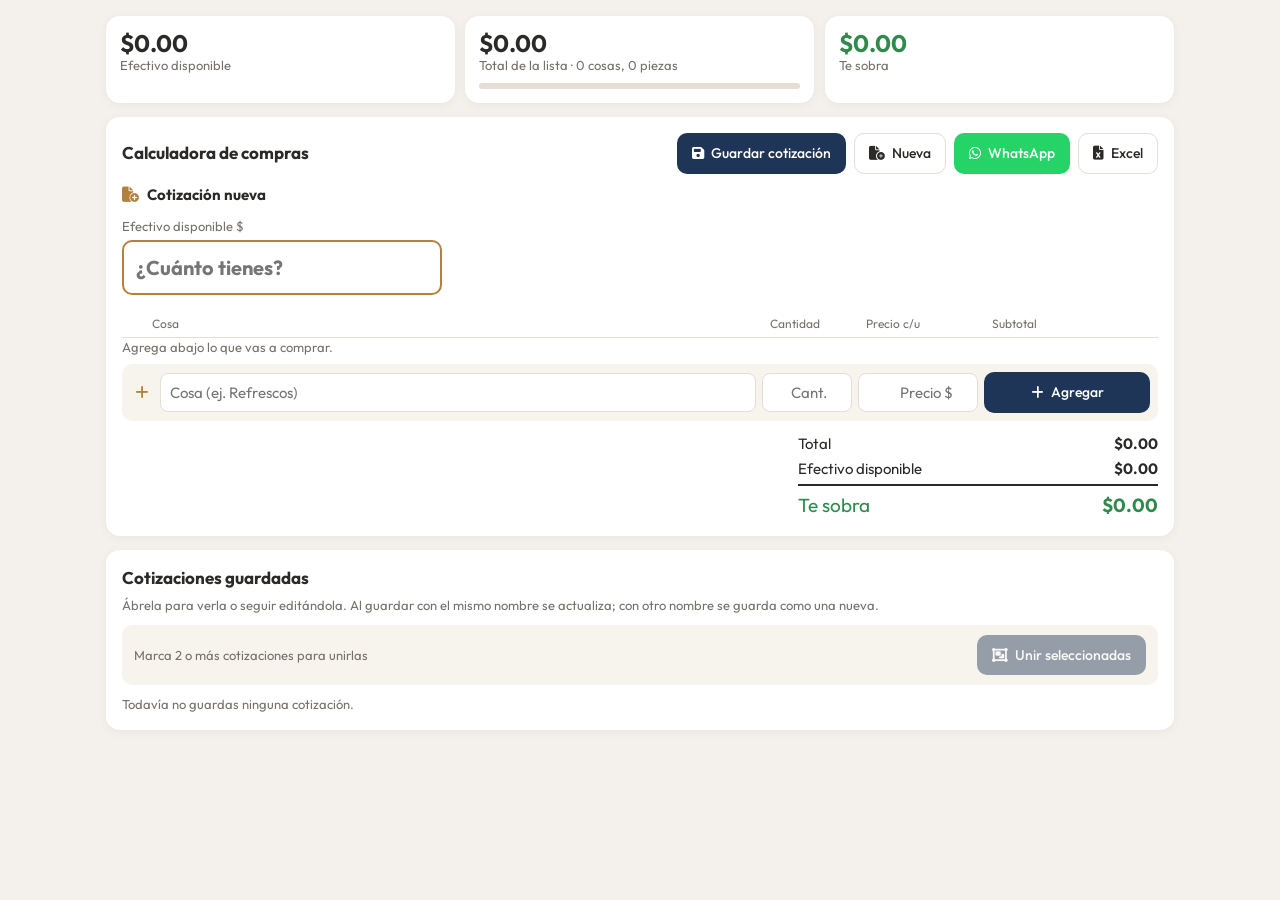
<file: herramientas/prueba-calc.html>
<!DOCTYPE html>
<html lang="es">
<head>
  <meta charset="utf-8">
  <meta name="viewport" content="width=device-width, initial-scale=1">
  <title>Prueba · Calculadora</title>
  <link href="https://fonts.googleapis.com/css2?family=MonteCarlo&family=Outfit:wght@400;500;600;700&display=swap" rel="stylesheet">
  <link rel="stylesheet" href="https://cdnjs.cloudflare.com/ajax/libs/font-awesome/6.5.2/css/all.min.css">
  <link rel="stylesheet" href="../css/panel.css?v=23">
  <script type="importmap">
    { "imports": { "https://www.gstatic.com/firebasejs/10.12.2/firebase-database.js": "./mock-db.js" } }
  </script>
</head>
<body>
  <main id="contenedor"><p>Cargando…</p></main>
  <div class="toast" id="toast" hidden></div>
  <script src="../js/config.js"></script>
  <script type="module">
    // Copia el marcado de la sección Gastos del panel real y la inicia con datos de prueba
    const html = await fetch('../panel.html').then((r) => r.text());
    const doc = new DOMParser().parseFromString(html, 'text/html');
    const seccion = doc.querySelector('[data-solo="calc"]');
    seccion.hidden = false;
    document.getElementById('contenedor').replaceChildren(seccion);
    document.body.append(doc.getElementById('dlg-recibo'));
    
    const esc = (s) => String(s ?? '').replace(/[&<>"']/g, (c) => ({ '&': '&amp;', '<': '&lt;', '>': '&gt;', '"': '&quot;', "'": '&#39;' }[c]));
    const toast = (m) => { const t = document.getElementById('toast'); t.textContent = m; t.hidden = false; setTimeout(() => { t.hidden = true; }, 2000); };
    const { iniciarCalculadora } = await import('../js/calculadora.js');
    iniciarCalculadora({ db: {}, esc, toast });
  </script>
</body>
</html>
</file>
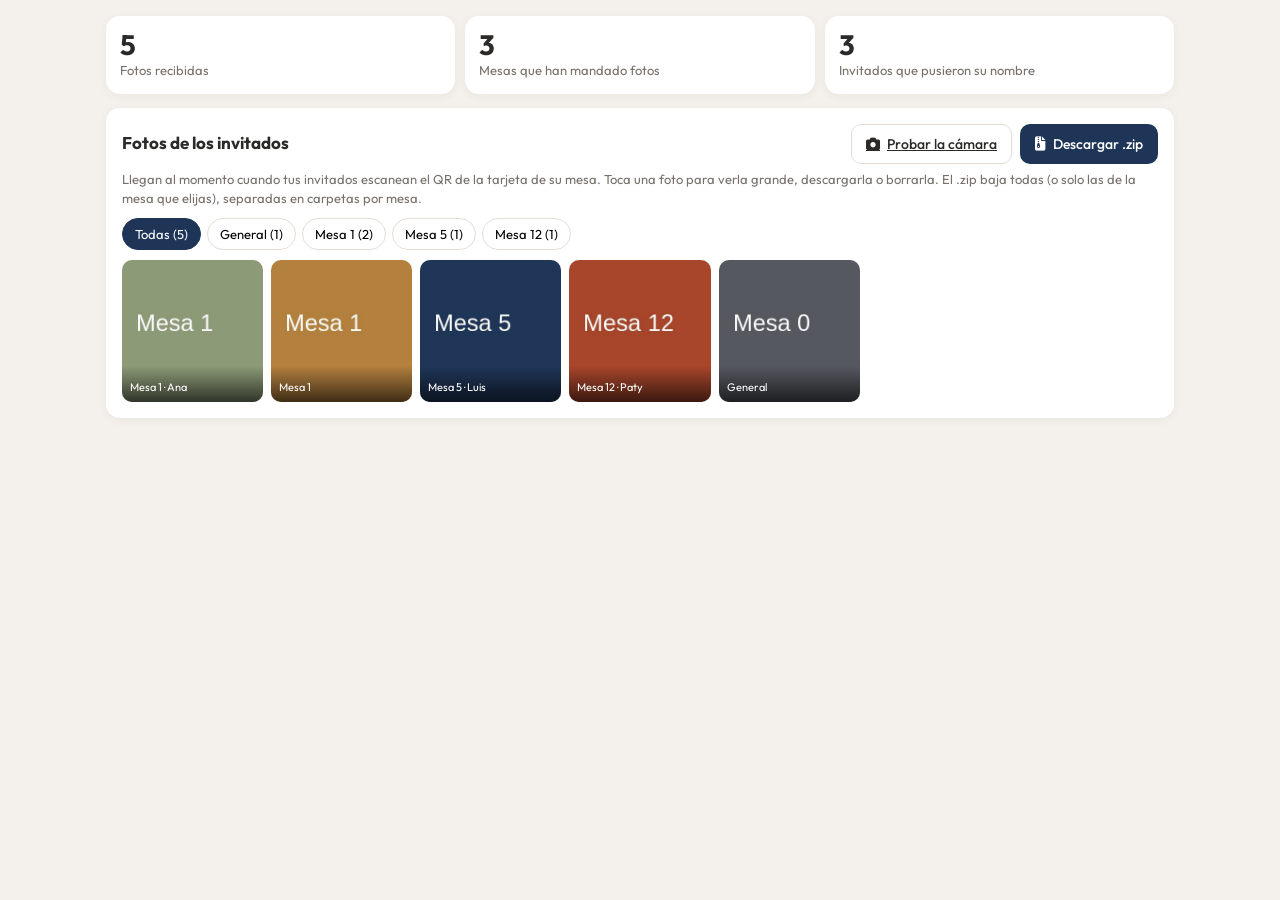
<file: herramientas/prueba-fotos.html>
<!DOCTYPE html>
<html lang="es">
<head>
  <meta charset="utf-8">
  <meta name="viewport" content="width=device-width, initial-scale=1">
  <title>Prueba · Fotos</title>
  <link href="https://fonts.googleapis.com/css2?family=MonteCarlo&family=Outfit:wght@400;500;600;700&display=swap" rel="stylesheet">
  <link rel="stylesheet" href="https://cdnjs.cloudflare.com/ajax/libs/font-awesome/6.5.2/css/all.min.css">
  <link rel="stylesheet" href="../css/panel.css?v=23">
  <script type="importmap">
    { "imports": { "https://www.gstatic.com/firebasejs/10.12.2/firebase-database.js": "./mock-db.js" } }
  </script>
</head>
<body>
  <main id="contenedor"><p>Cargando…</p></main>
  <div class="toast" id="toast" hidden></div>
  <script type="module">
    // Copia el marcado de la sección Gastos del panel real y la inicia con datos de prueba
    const html = await fetch('../panel.html').then((r) => r.text());
    const doc = new DOMParser().parseFromString(html, 'text/html');
    const seccion = doc.querySelector('[data-solo="fotos"]');
    seccion.hidden = false;
    document.getElementById('contenedor').replaceChildren(seccion);
    document.body.append(doc.getElementById('dlg-foto'));
    const esc = (s) => String(s ?? '').replace(/[&<>"']/g, (c) => ({ '&': '&amp;', '<': '&lt;', '>': '&gt;', '"': '&quot;', "'": '&#39;' }[c]));
    const toast = (m) => { const t = document.getElementById('toast'); t.textContent = m; t.hidden = false; setTimeout(() => { t.hidden = true; }, 2000); };
    // fotos de prueba dibujadas al momento
    const { ref } = await import('https://www.gstatic.com/firebasejs/10.12.2/firebase-database.js');
    const dibujar = (txt, color, w, h) => { const c = document.createElement('canvas'); c.width = w; c.height = h; const x = c.getContext('2d'); x.fillStyle = color; x.fillRect(0, 0, w, h); x.fillStyle = '#fff'; x.font = `${w / 6}px sans-serif`; x.fillText(txt, w / 10, h / 2); return c.toDataURL('image/jpeg', .7); };
    window.__datos.fotos = {}; window.__datos.fotosImg = {};
    [[1, 'Ana', '#8c9a78'], [1, '', '#b3813d'], [5, 'Luis', '#1f3557'], [12, 'Paty', '#a6452a'], [0, '', '#55585e']].forEach(([mesa, nombre, color], i) => {
      const id = `f${i}`;
      window.__datos.fotos[id] = { mesa, thumb: dibujar(`Mesa ${mesa}`, color, 300, 300), fecha: Date.now() - i * 60000, w: 1200, h: 900, ...(nombre ? { nombre } : {}) };
      window.__datos.fotosImg[id] = dibujar(`Grande ${mesa}`, color, 1200, 900);
    });
    const { iniciarFotos } = await import('../js/fotos.js');
    iniciarFotos({ db: {}, esc, toast });
  </script>
</body>
</html>
</file>
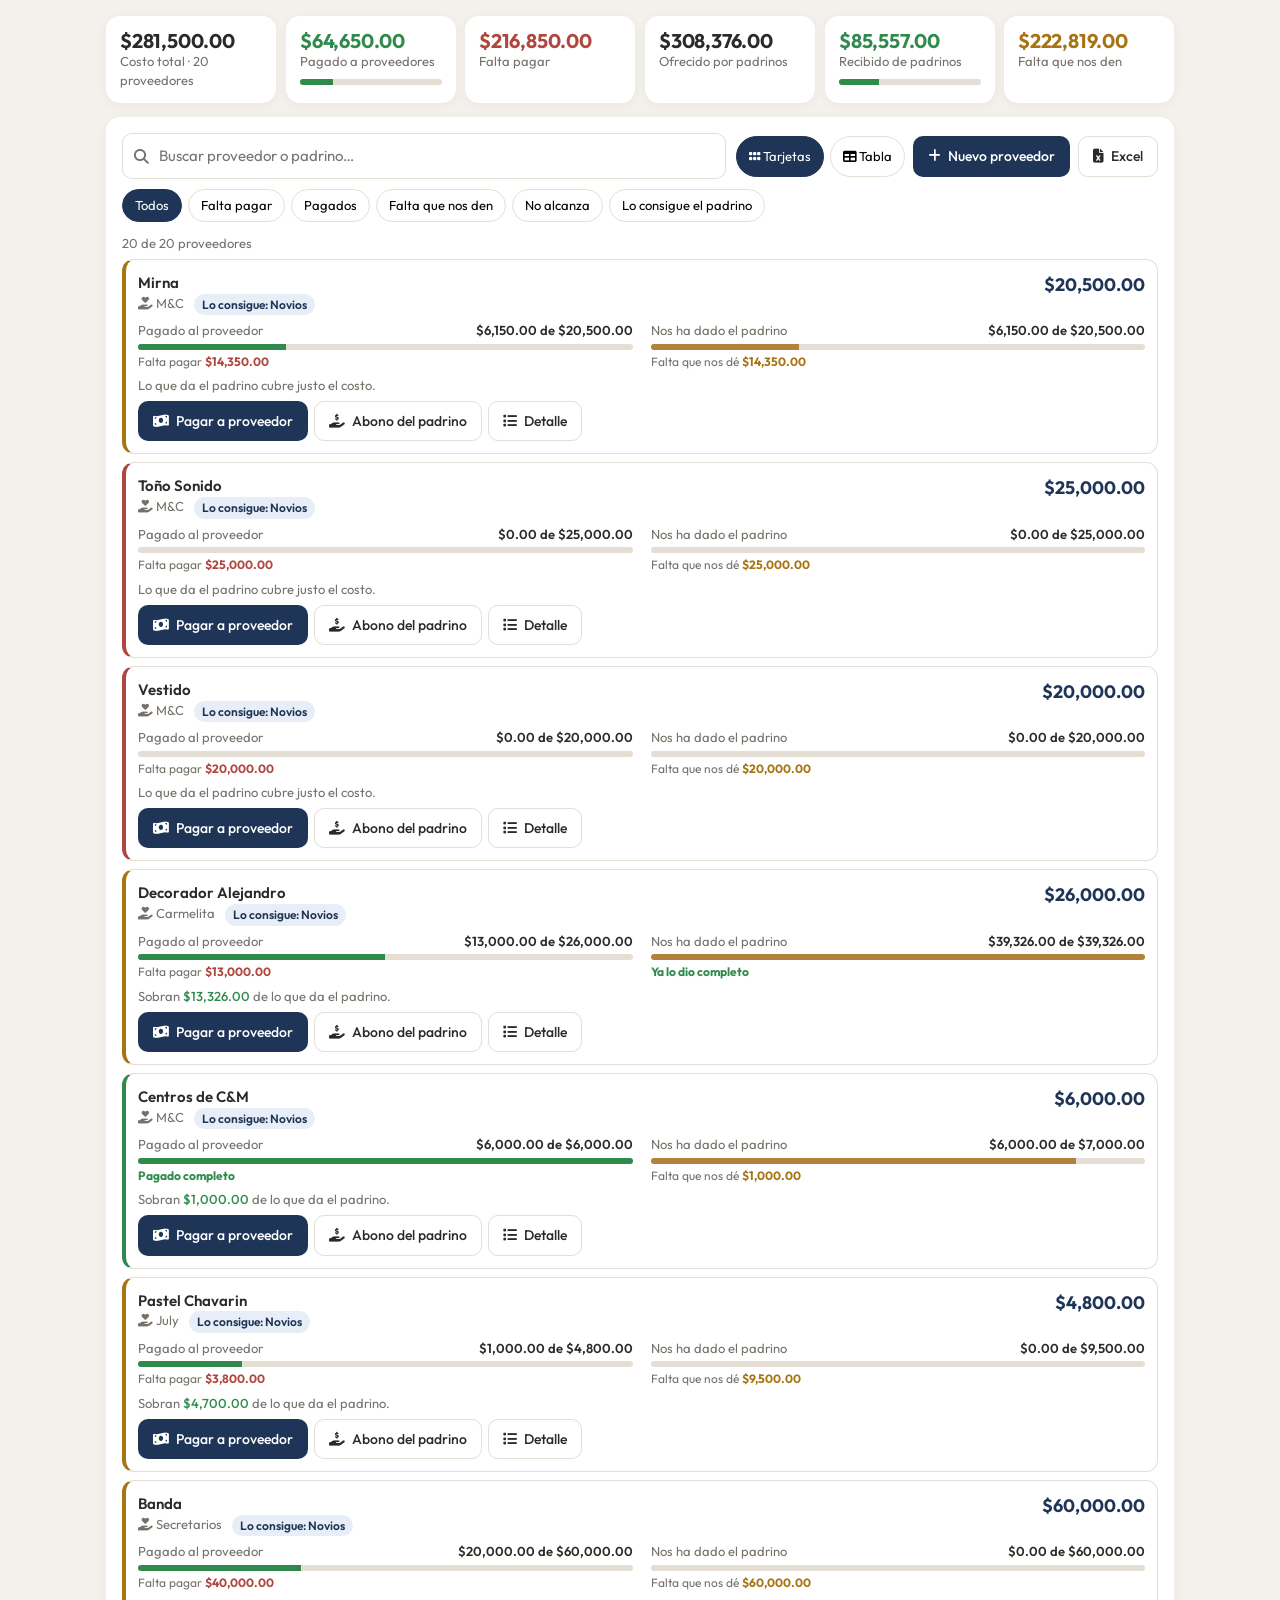
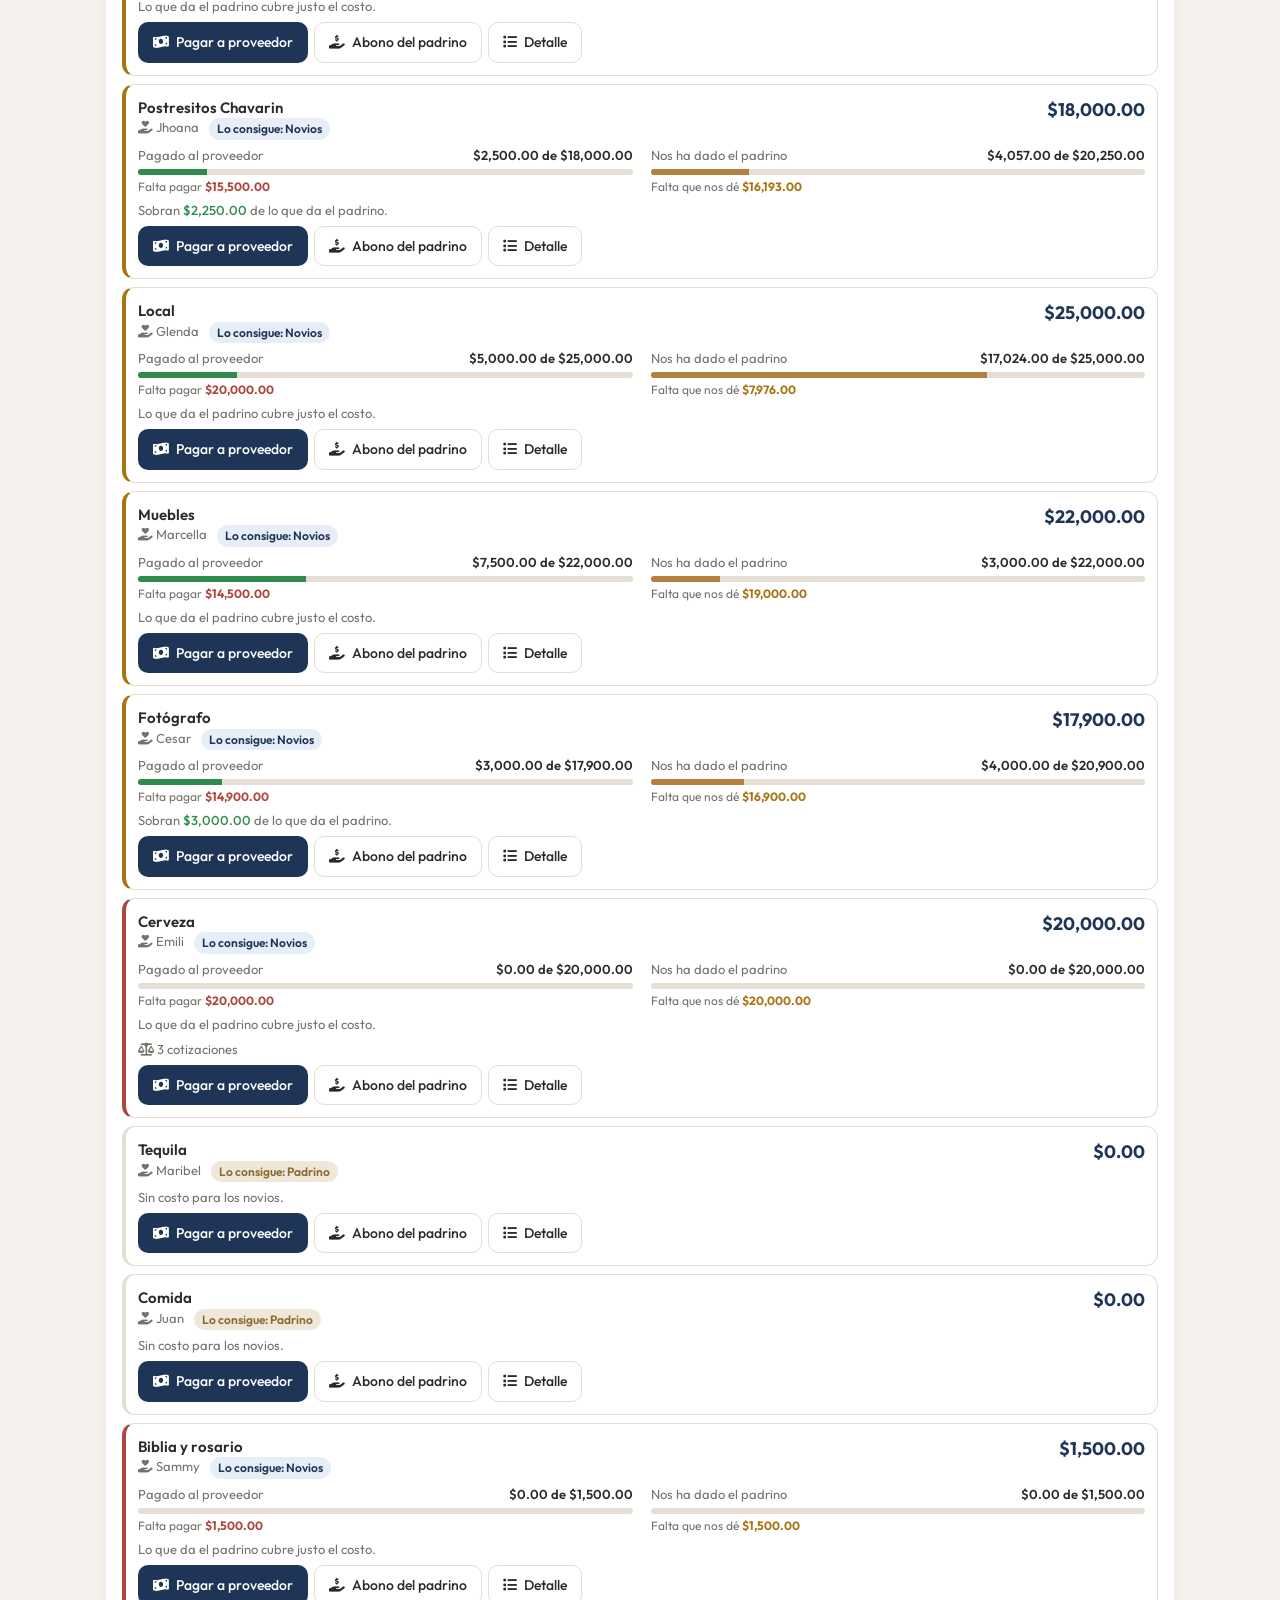
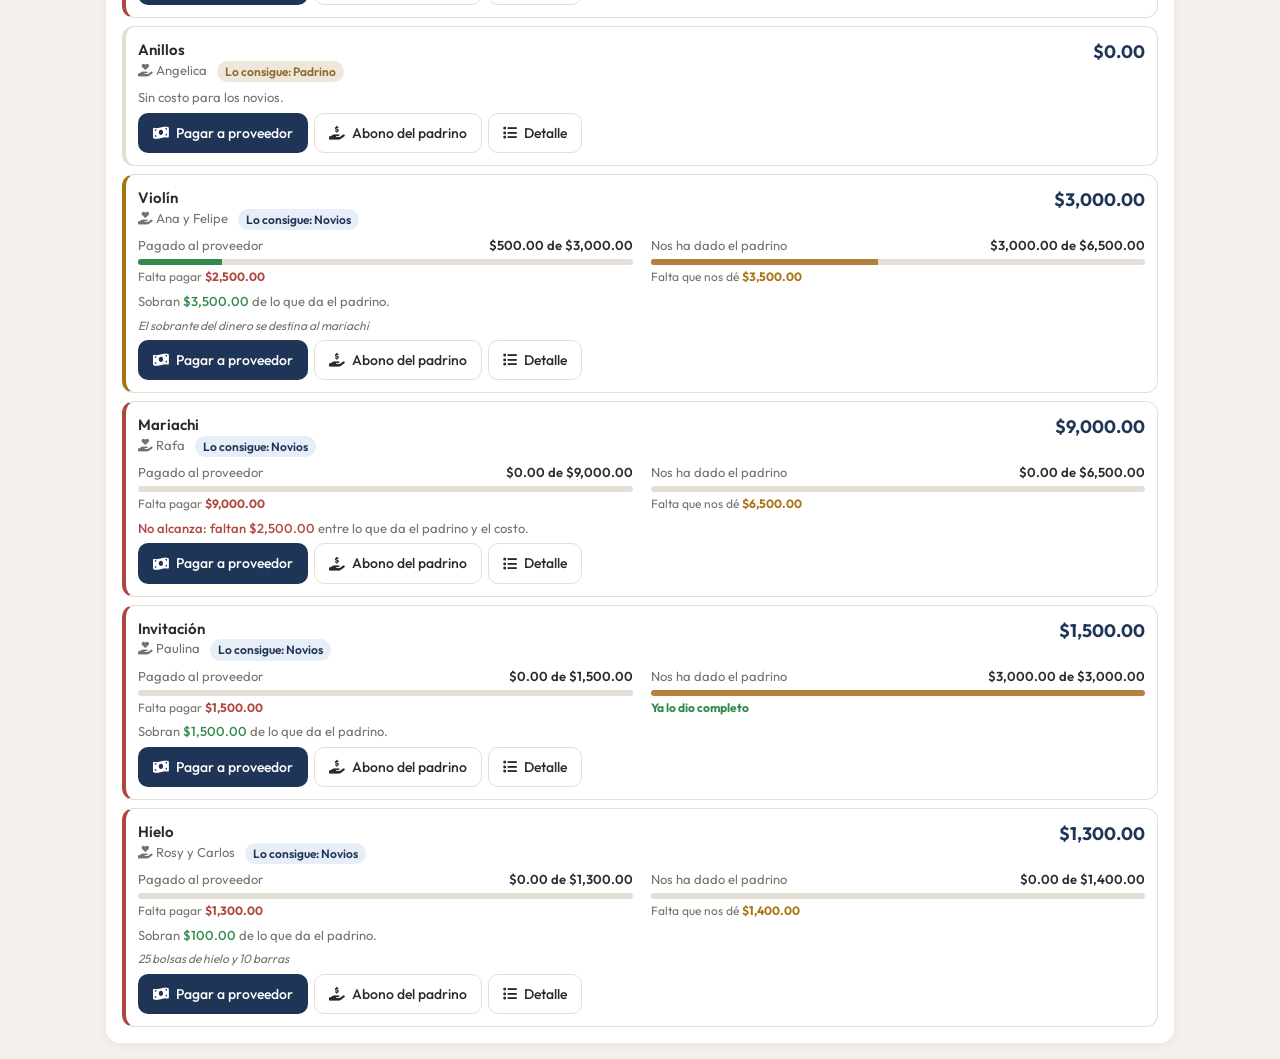
<file: herramientas/prueba-gastos.html>
<!DOCTYPE html>
<html lang="es">
<head>
  <meta charset="utf-8">
  <meta name="viewport" content="width=device-width, initial-scale=1">
  <title>Prueba · Gastos</title>
  <link href="https://fonts.googleapis.com/css2?family=MonteCarlo&family=Outfit:wght@400;500;600;700&display=swap" rel="stylesheet">
  <link rel="stylesheet" href="https://cdnjs.cloudflare.com/ajax/libs/font-awesome/6.5.2/css/all.min.css">
  <link rel="stylesheet" href="../css/panel.css?v=23">
  <script type="importmap">
    { "imports": { "https://www.gstatic.com/firebasejs/10.12.2/firebase-database.js": "./mock-db.js" } }
  </script>
</head>
<body>
  <main id="contenedor"><p>Cargando…</p></main>
  <div class="toast" id="toast" hidden></div>
  <script type="module">
    // Copia el marcado de la sección Gastos del panel real y la inicia con datos de prueba
    const html = await fetch('../panel.html').then((r) => r.text());
    const doc = new DOMParser().parseFromString(html, 'text/html');
    const seccion = doc.querySelector('[data-solo="gastos"]');
    seccion.hidden = false;
    document.getElementById('contenedor').replaceChildren(seccion);
    document.body.append(doc.getElementById('dlg-gasto'), doc.getElementById('dlg-abono'));
    const esc = (s) => String(s ?? '').replace(/[&<>"']/g, (c) => ({ '&': '&amp;', '<': '&lt;', '>': '&gt;', '"': '&quot;', "'": '&#39;' }[c]));
    const toast = (m) => { const t = document.getElementById('toast'); t.textContent = m; t.hidden = false; setTimeout(() => { t.hidden = true; }, 2000); };
    const { iniciarGastos } = await import('../js/gastos.js');
    iniciarGastos({ db: {}, esc, toast });
  </script>
</body>
</html>
</file>
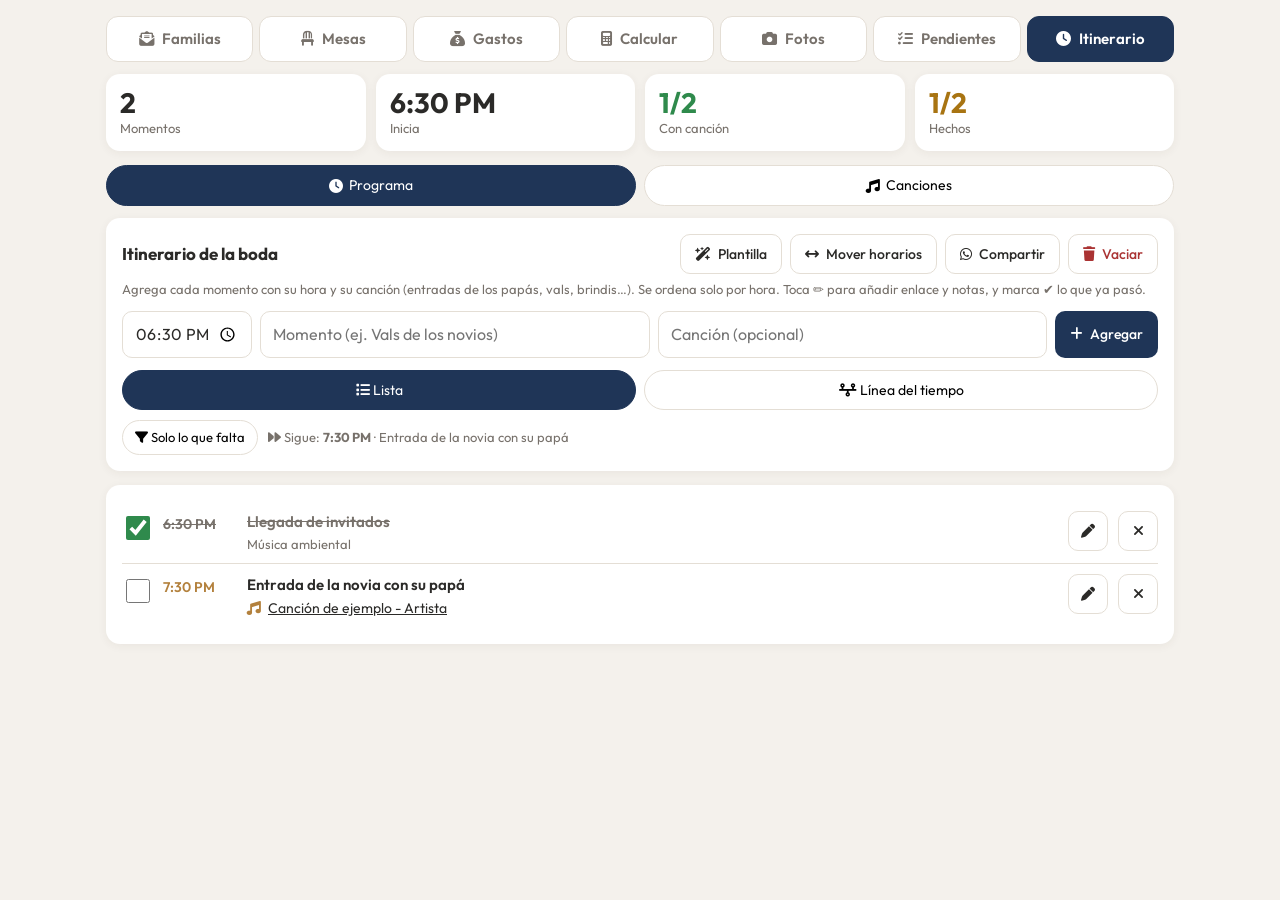
<file: herramientas/prueba-itinerario.html>
<!DOCTYPE html>
<html lang="es">
<head>
  <meta charset="utf-8">
  <meta name="viewport" content="width=device-width, initial-scale=1">
  <title>Prueba · Itinerario</title>
  <link href="https://fonts.googleapis.com/css2?family=MonteCarlo&family=Outfit:wght@400;500;600;700&display=swap" rel="stylesheet">
  <link rel="stylesheet" href="https://cdnjs.cloudflare.com/ajax/libs/font-awesome/6.5.2/css/all.min.css">
  <link rel="stylesheet" href="../css/panel.css">
  <script type="importmap">
    { "imports": { "https://www.gstatic.com/firebasejs/10.12.2/firebase-database.js": "./mock-db.js" } }
  </script>
</head>
<body>
  <main id="contenedor"><p>Cargando…</p></main>
  <div class="toast" id="toast" hidden></div>
  <script type="module">
    // Copia las pestañas y la sección Itinerario del panel real y la inicia con datos de prueba
    const html = await fetch('../panel.html').then((r) => r.text());
    const doc = new DOMParser().parseFromString(html, 'text/html');
    const seccion = doc.querySelector('[data-solo="itin"]');
    seccion.hidden = false;
    document.getElementById('contenedor').replaceChildren(doc.getElementById('pestanas'), seccion);
    document.querySelector('[data-modo="itin"]').classList.add('activo');
    document.querySelector('[data-modo="pases"]').classList.remove('activo');
    const esc = (s) => String(s ?? '').replace(/[&<>"']/g, (c) => ({ '&': '&amp;', '<': '&lt;', '>': '&gt;', '"': '&quot;', "'": '&#39;' }[c]));
    const toast = (m) => { const t = document.getElementById('toast'); t.textContent = m; t.hidden = false; setTimeout(() => { t.hidden = true; }, 2000); };
    await import('https://www.gstatic.com/firebasejs/10.12.2/firebase-database.js'); // carga la base falsa (mock-db.js)
    const ahora = Date.now();
    window.__datos.itinerario = {
      a: { hora: '19:30', momento: 'Entrada de la novia con su papá', cancion: 'Canción de ejemplo - Artista', enlace: 'https://youtube.com', hecho: false, creado: 1 },
      b: { hora: '18:30', momento: 'Llegada de invitados', hecho: true, creado: 2, notas: 'Música ambiental' },
    };
    const { iniciarItinerario } = await import('../js/itinerario.js');
    iniciarItinerario({ db: {}, esc, toast });
  </script>
</body>
</html>
</file>
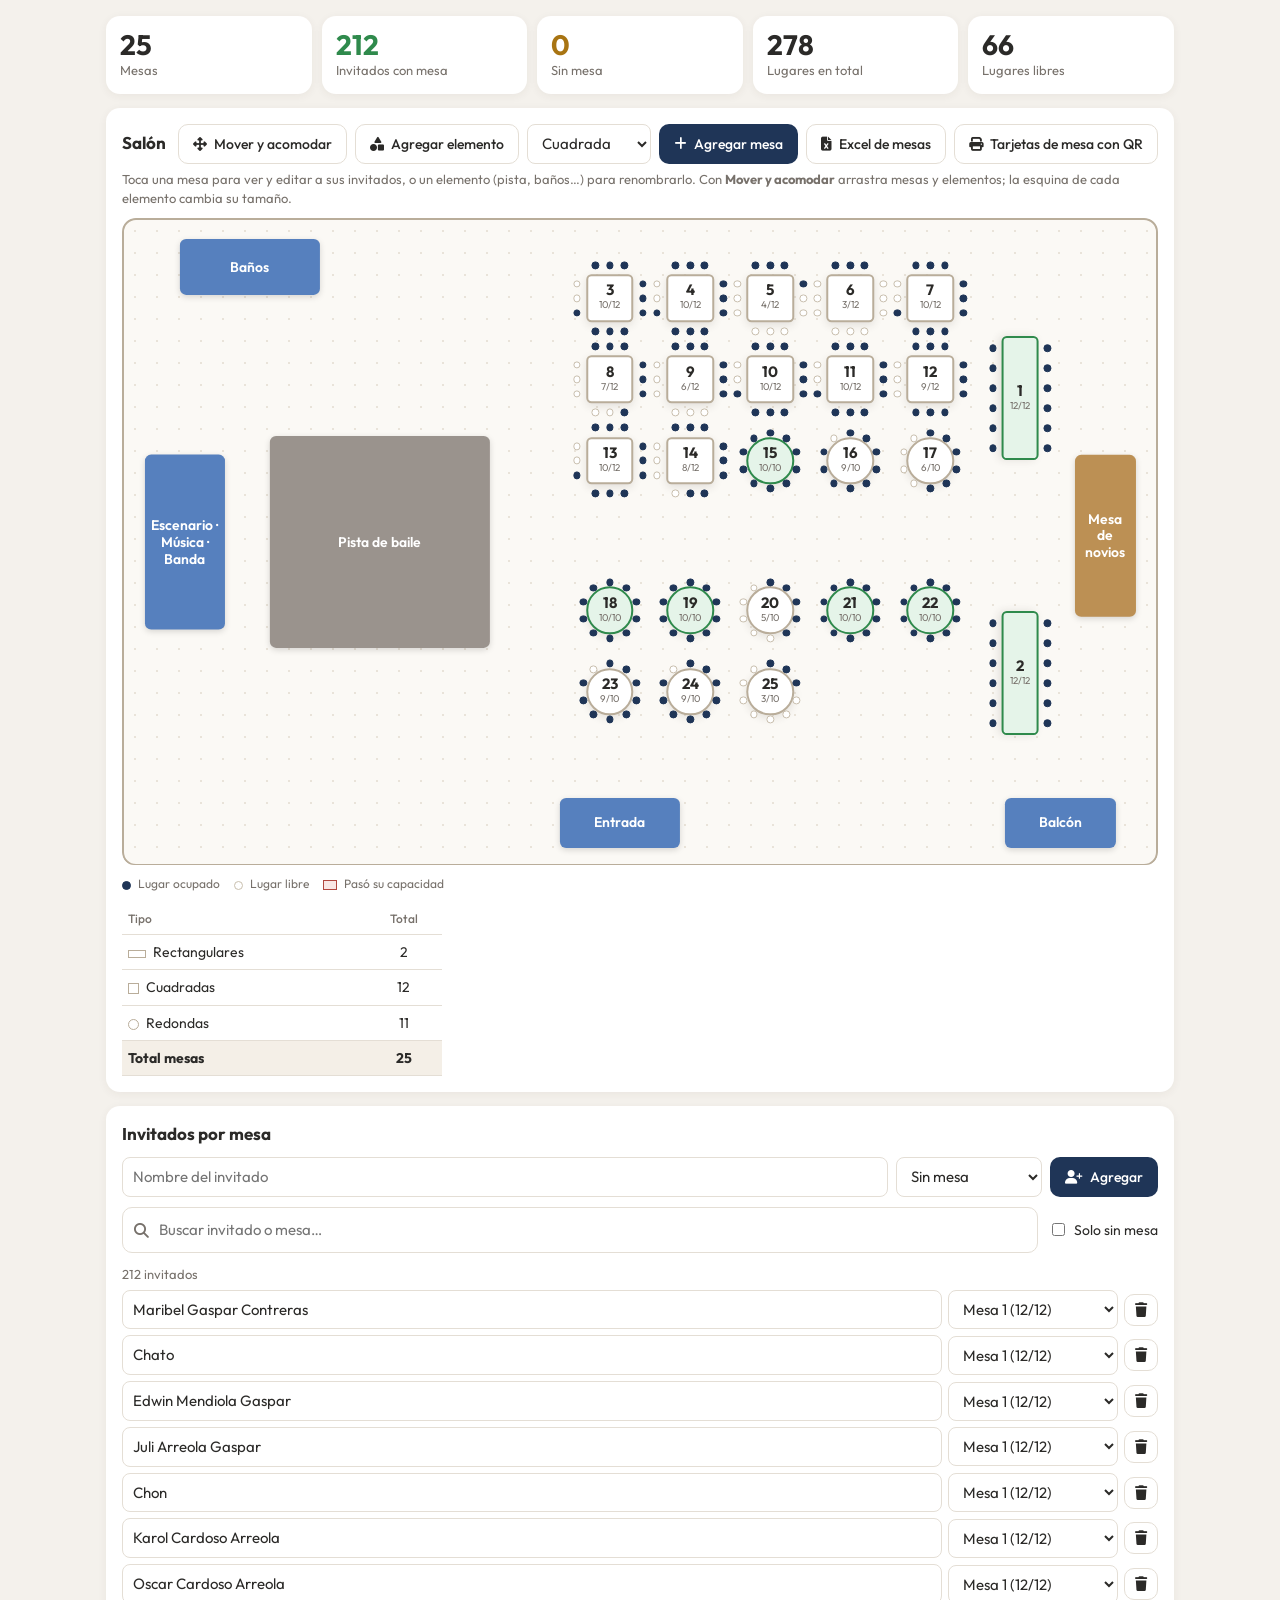
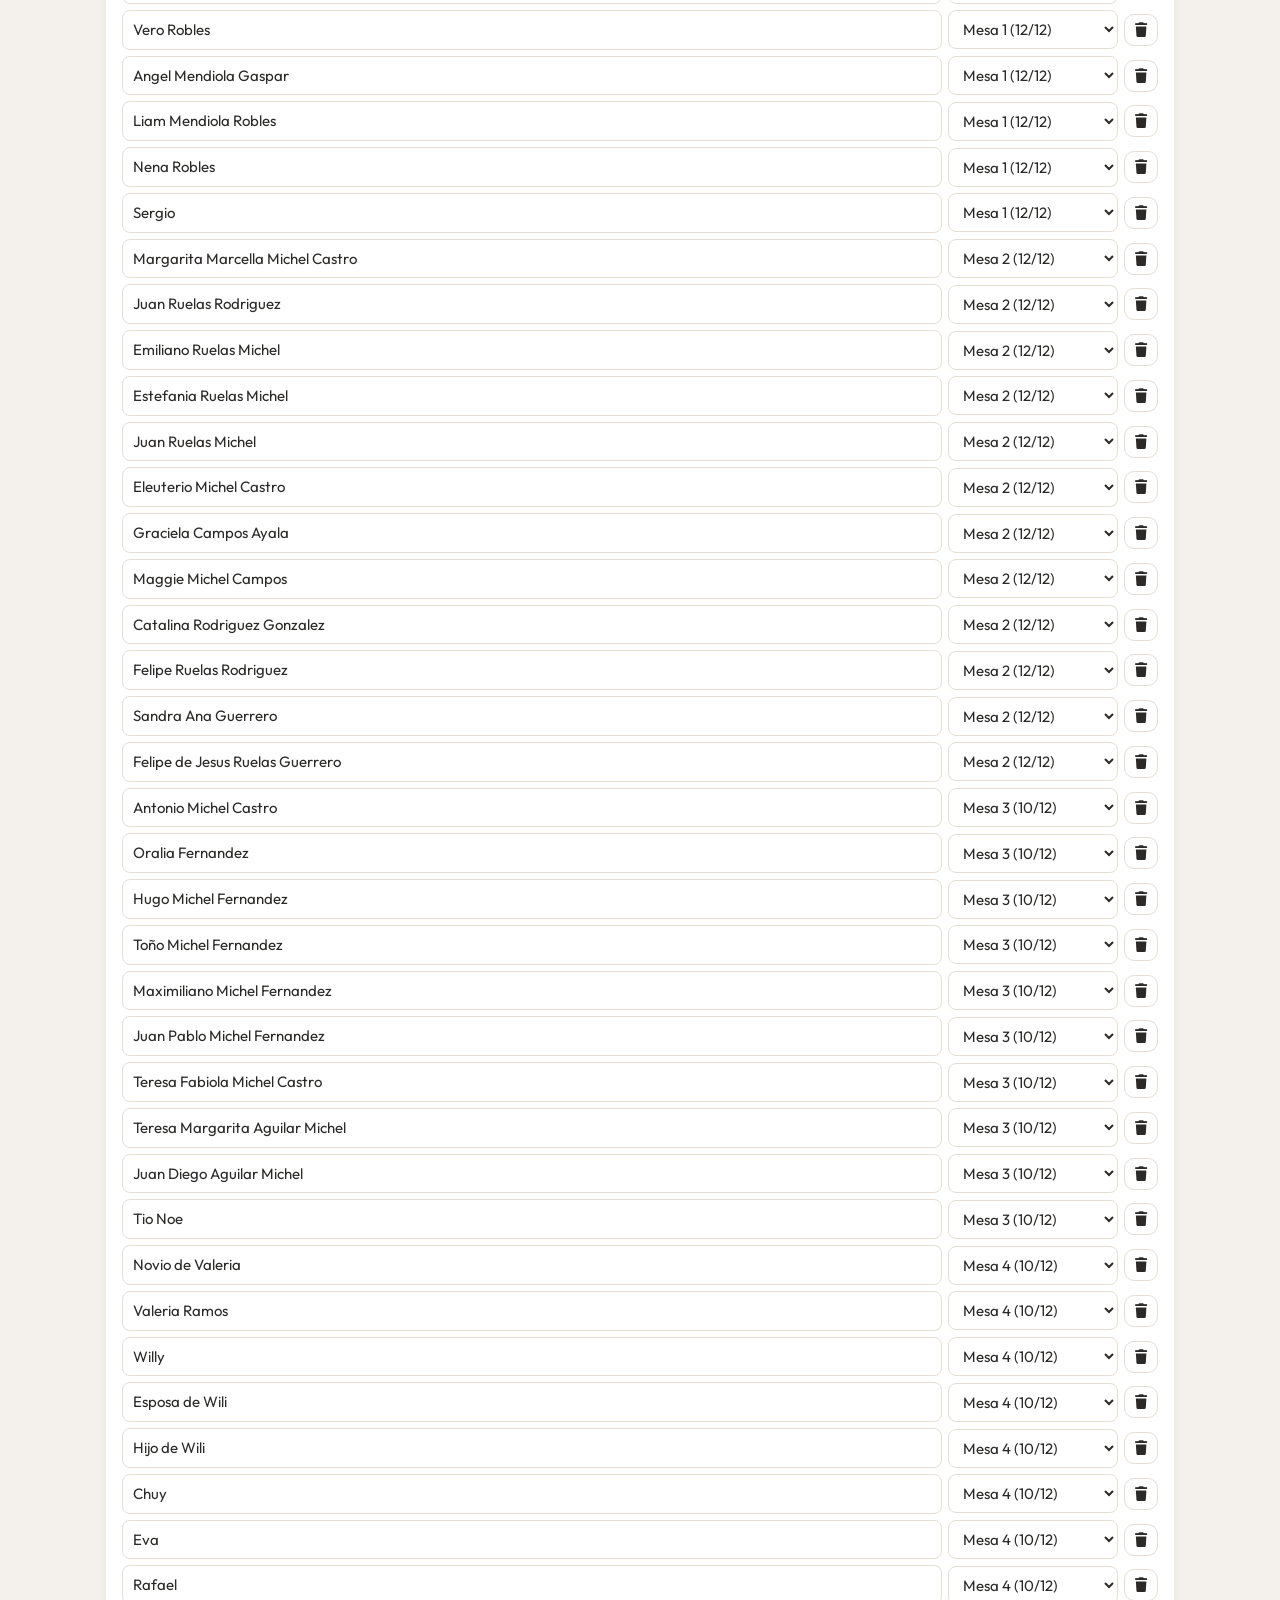
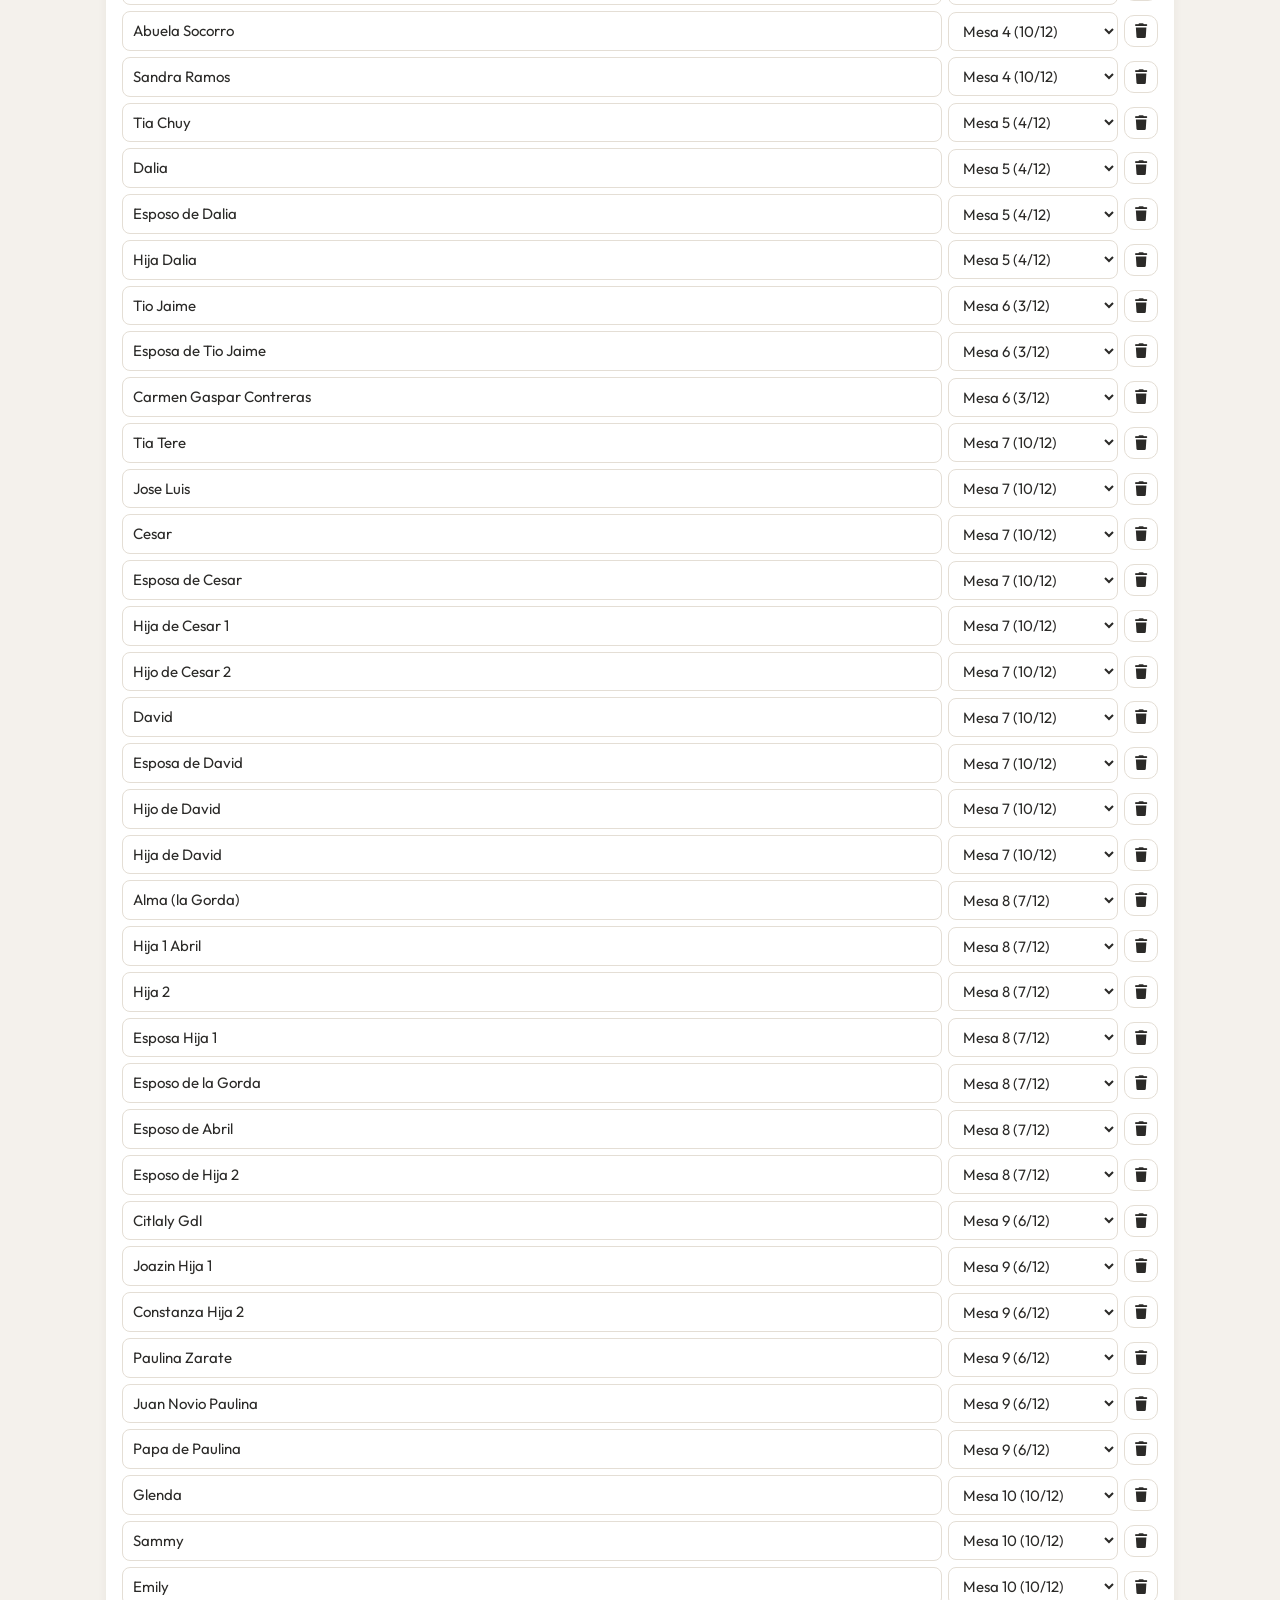
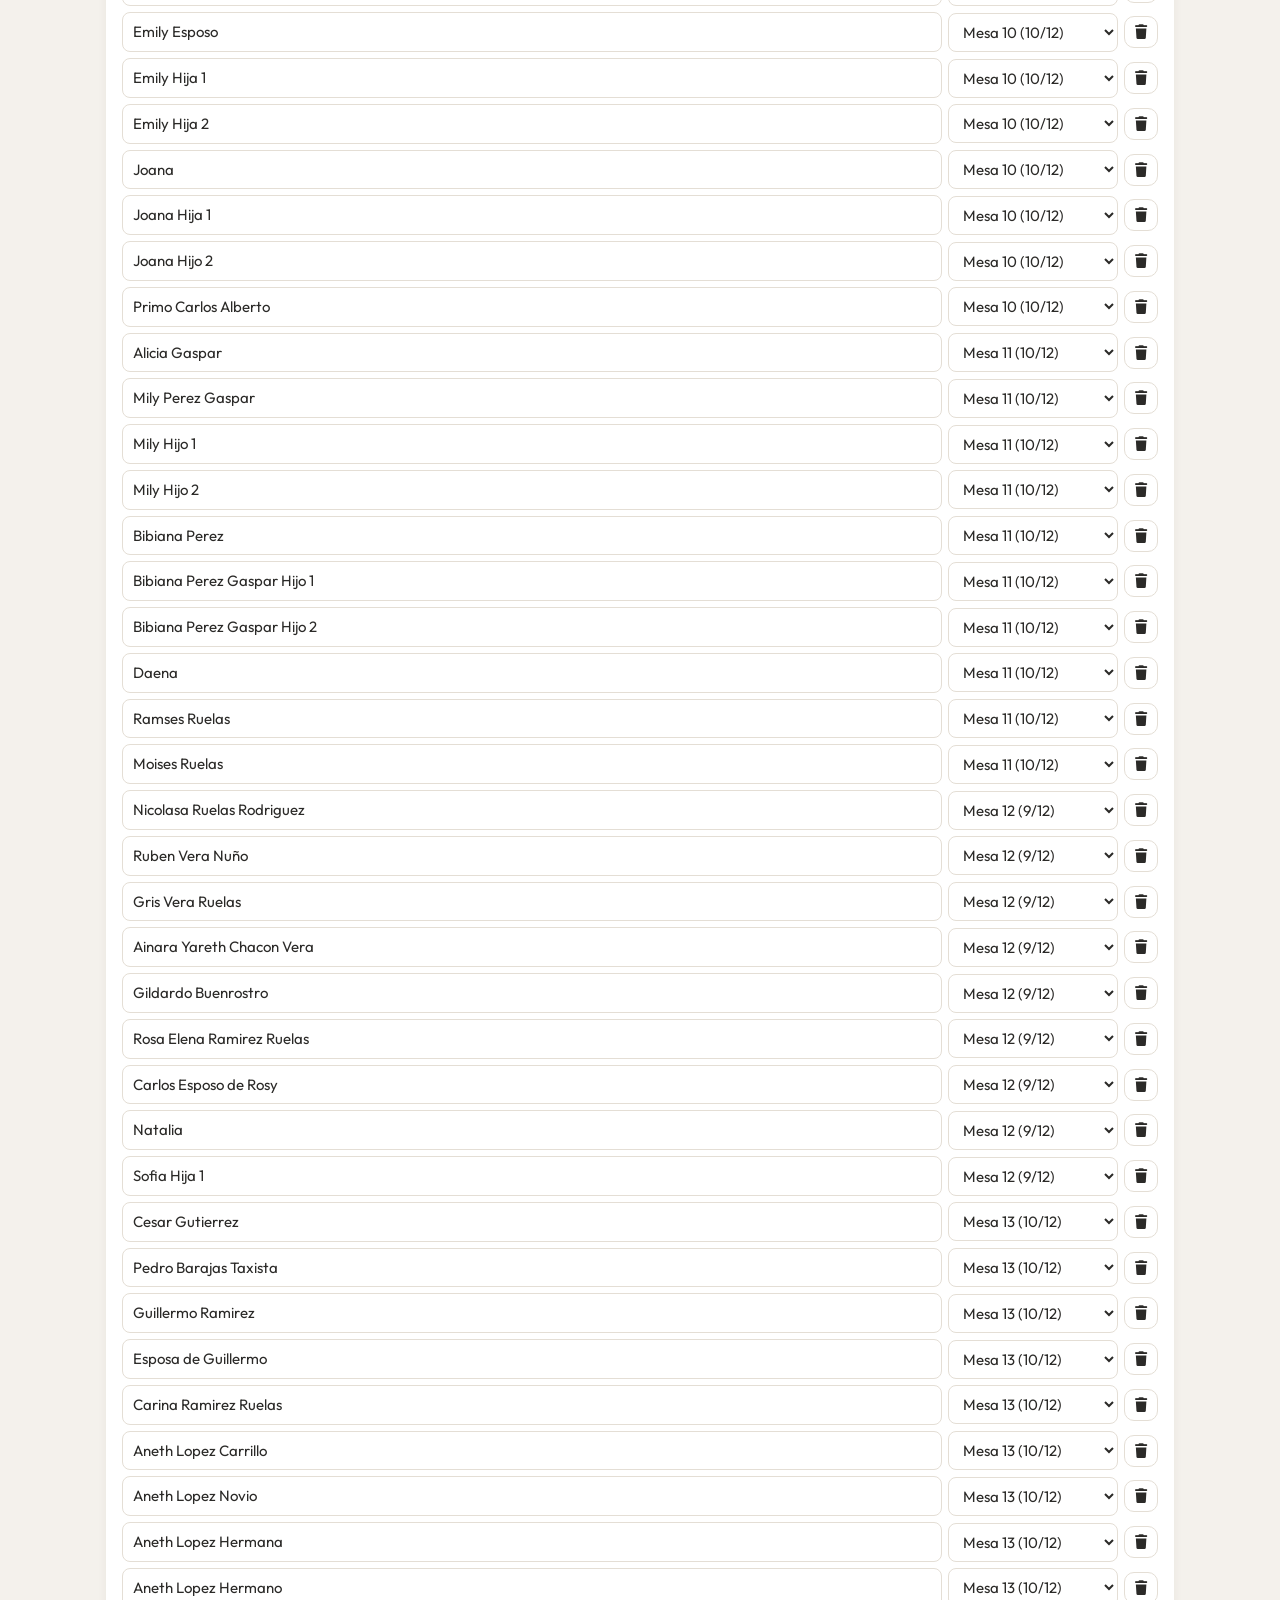
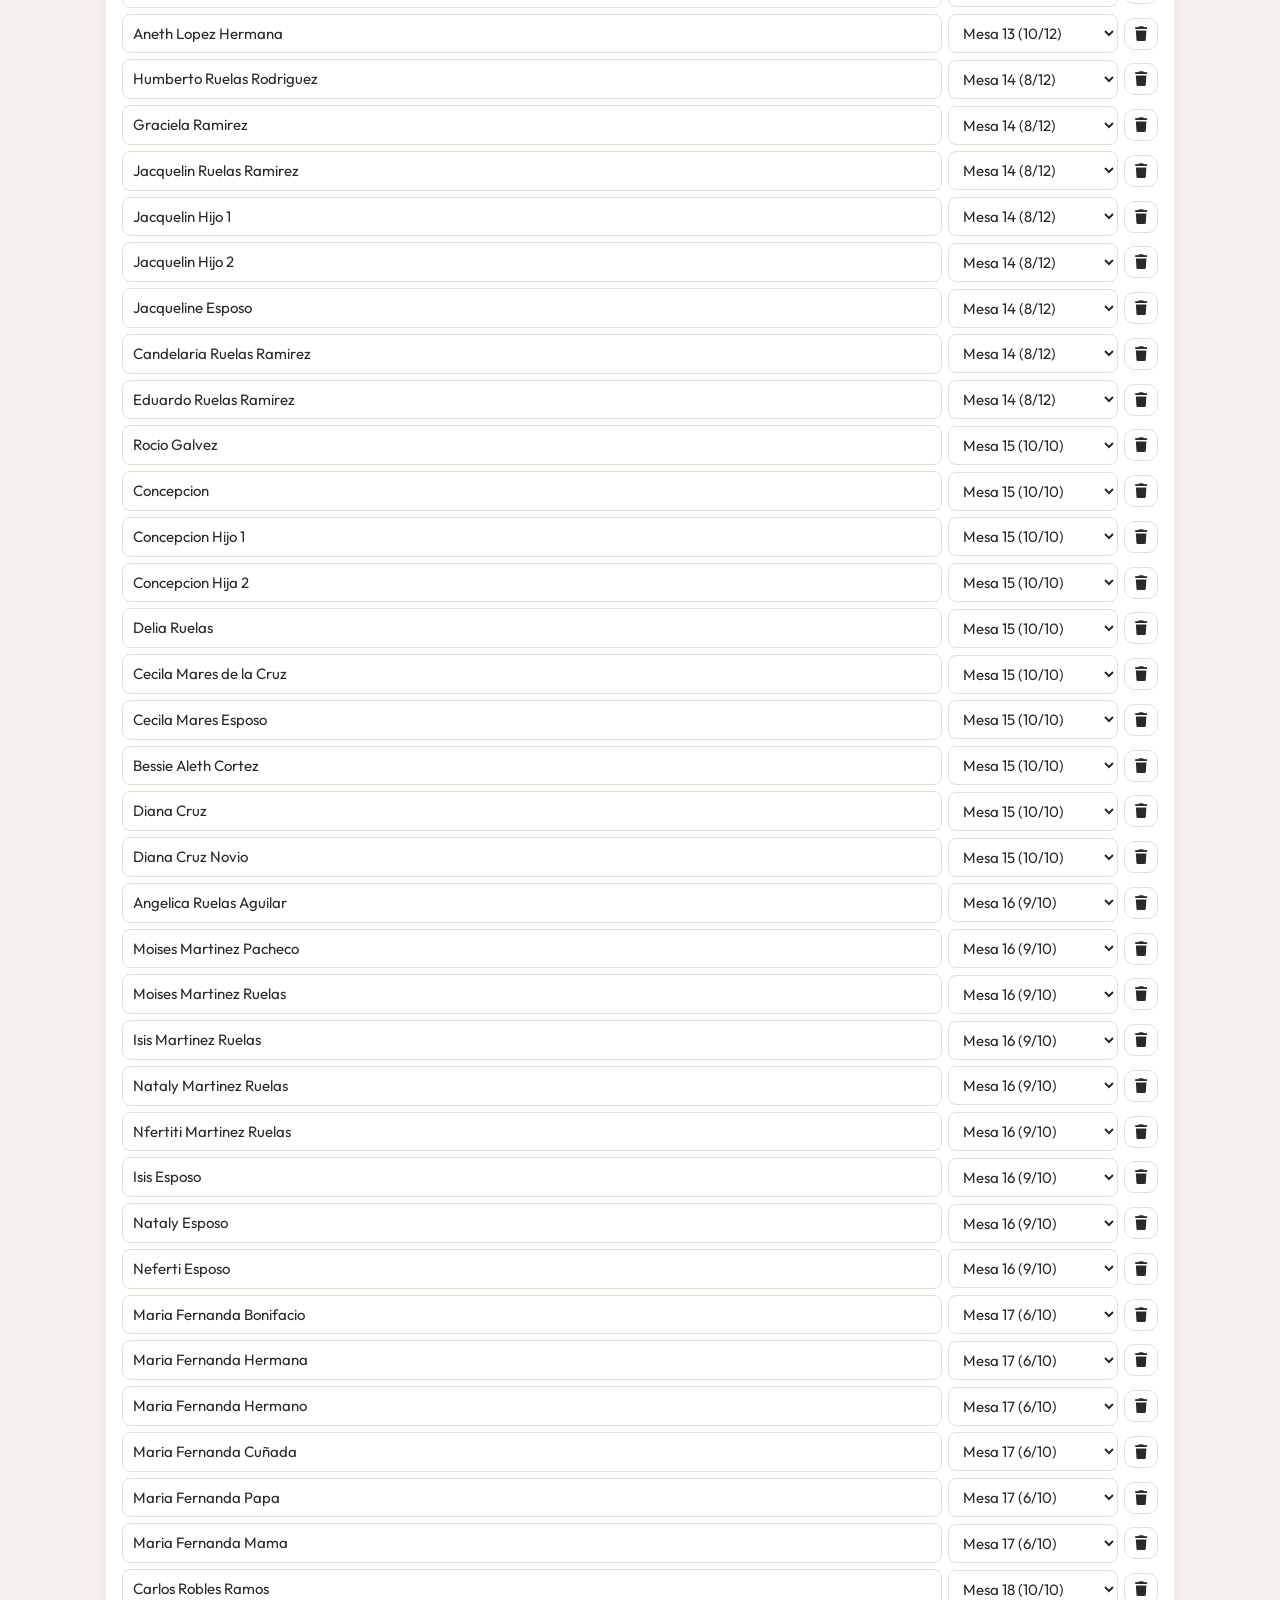
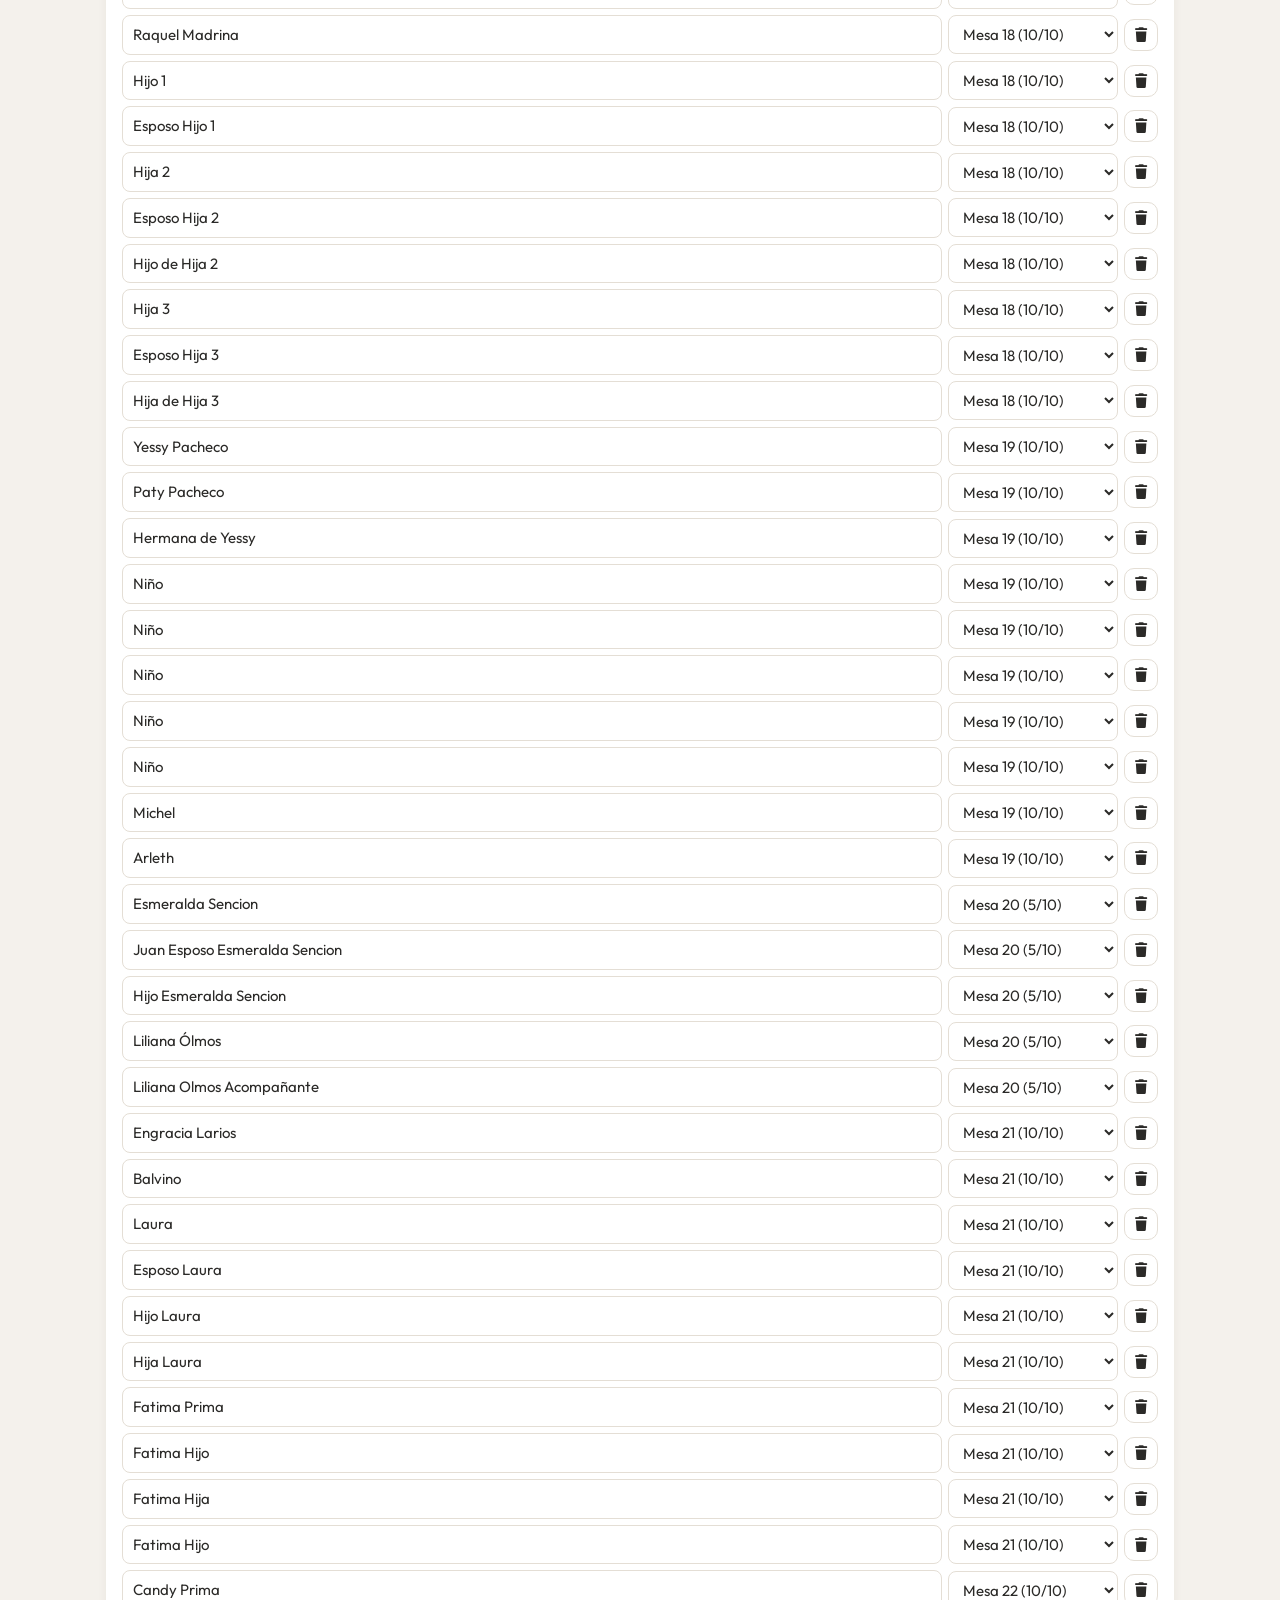
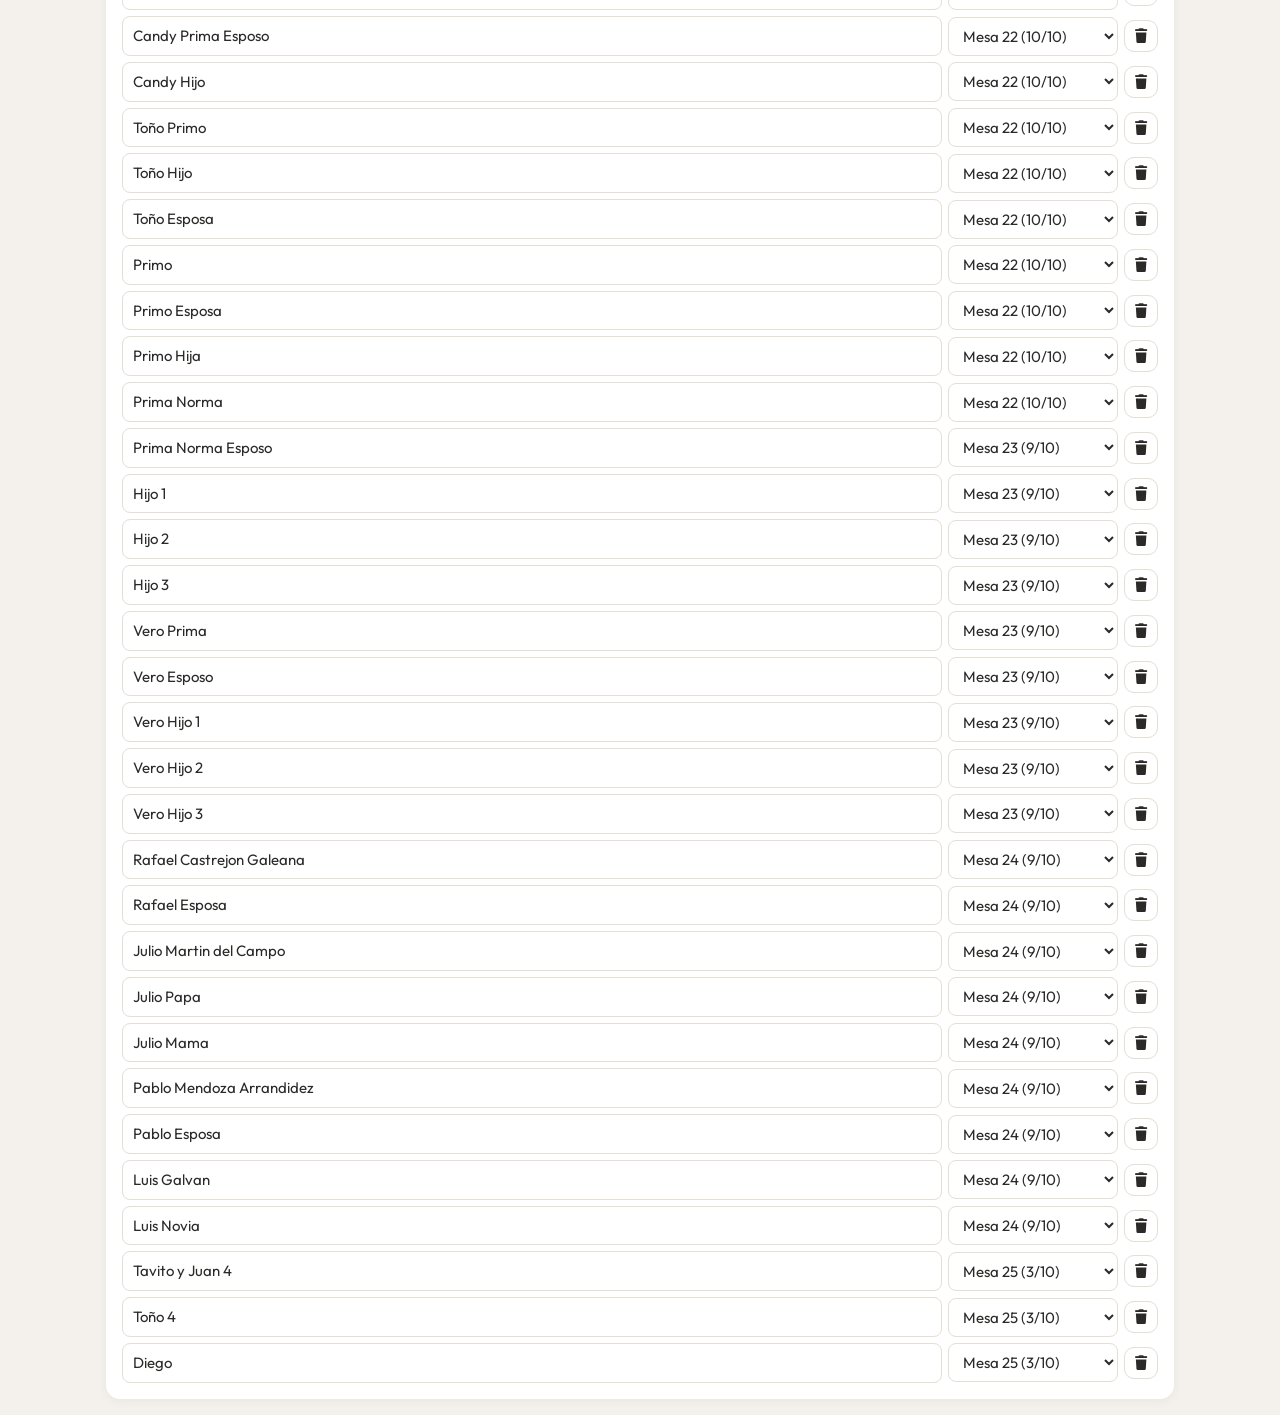
<file: herramientas/prueba-mesas.html>
<!DOCTYPE html>
<html lang="es">
<head>
  <meta charset="utf-8">
  <meta name="viewport" content="width=device-width, initial-scale=1">
  <title>Prueba · Mesas</title>
  <link href="https://fonts.googleapis.com/css2?family=MonteCarlo&family=Outfit:wght@400;500;600;700&display=swap" rel="stylesheet">
  <link rel="stylesheet" href="https://cdnjs.cloudflare.com/ajax/libs/font-awesome/6.5.2/css/all.min.css">
  <link rel="stylesheet" href="../css/panel.css">
  <script type="importmap">
    { "imports": { "https://www.gstatic.com/firebasejs/10.12.2/firebase-database.js": "./mock-db.js" } }
  </script>
</head>
<body>
  <main id="contenedor"><p>Cargando…</p></main>
  <div class="toast" id="toast" hidden></div>
  <script type="module">
    // Copia el marcado de la sección Mesas del panel real y la inicia con datos de prueba
    const html = await fetch('../panel.html').then((r) => r.text());
    const doc = new DOMParser().parseFromString(html, 'text/html');
    const seccion = doc.querySelector('[data-solo="mesas"]');
    seccion.hidden = false;
    document.getElementById('contenedor').replaceChildren(seccion);
    document.body.append(doc.getElementById('dlg-mesa'), doc.getElementById('dlg-elem'));
    const esc = (s) => String(s ?? '').replace(/[&<>"']/g, (c) => ({ '&': '&amp;', '<': '&lt;', '>': '&gt;', '"': '&quot;', "'": '&#39;' }[c]));
    const toast = (m) => { const t = document.getElementById('toast'); t.textContent = m; t.hidden = false; setTimeout(() => { t.hidden = true; }, 2000); };
    const { iniciarMesas } = await import('../js/mesas.js');
    iniciarMesas({ db: {}, esc, toast });
  </script>
</body>
</html>
</file>
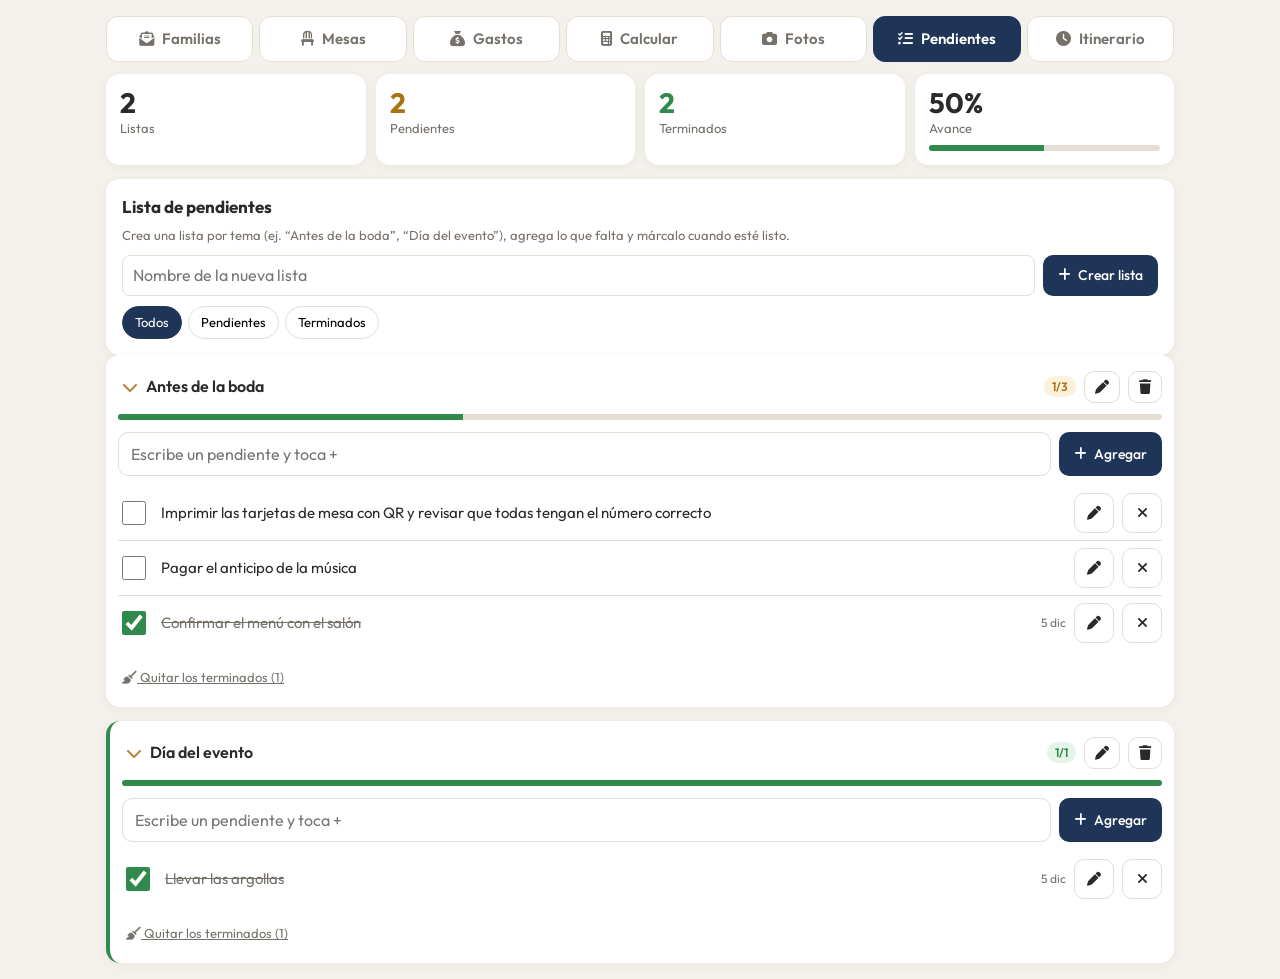
<file: herramientas/prueba-pendientes.html>
<!DOCTYPE html>
<html lang="es">
<head>
  <meta charset="utf-8">
  <meta name="viewport" content="width=device-width, initial-scale=1">
  <title>Prueba · Pendientes</title>
  <link href="https://fonts.googleapis.com/css2?family=MonteCarlo&family=Outfit:wght@400;500;600;700&display=swap" rel="stylesheet">
  <link rel="stylesheet" href="https://cdnjs.cloudflare.com/ajax/libs/font-awesome/6.5.2/css/all.min.css">
  <link rel="stylesheet" href="../css/panel.css">
  <script type="importmap">
    { "imports": { "https://www.gstatic.com/firebasejs/10.12.2/firebase-database.js": "./mock-db.js" } }
  </script>
</head>
<body>
  <main id="contenedor"><p>Cargando…</p></main>
  <div class="toast" id="toast" hidden></div>
  <script type="module">
    // Copia las pestañas y la sección Pendientes del panel real y la inicia con datos de prueba
    const html = await fetch('../panel.html').then((r) => r.text());
    const doc = new DOMParser().parseFromString(html, 'text/html');
    const seccion = doc.querySelector('[data-solo="pend"]');
    seccion.hidden = false;
    document.getElementById('contenedor').replaceChildren(doc.getElementById('pestanas'), seccion);
    document.querySelector('[data-modo="pend"]').classList.add('activo');
    document.querySelector('[data-modo="pases"]').classList.remove('activo');
    const esc = (s) => String(s ?? '').replace(/[&<>"']/g, (c) => ({ '&': '&amp;', '<': '&lt;', '>': '&gt;', '"': '&quot;', "'": '&#39;' }[c]));
    const toast = (m) => { const t = document.getElementById('toast'); t.textContent = m; t.hidden = false; setTimeout(() => { t.hidden = true; }, 2000); };
    await import('https://www.gstatic.com/firebasejs/10.12.2/firebase-database.js'); // carga la base falsa (mock-db.js)
    const ahora = Date.now();
    window.__datos.pendientes = {
      a: { nombre: 'Antes de la boda', creada: ahora - 3000, items: {
        i1: { texto: 'Confirmar el menú con el salón', hecho: true, creado: ahora - 5000, fechaHecho: ahora - 1000 },
        i2: { texto: 'Imprimir las tarjetas de mesa con QR y revisar que todas tengan el número correcto', hecho: false, creado: ahora - 4000 },
        i3: { texto: 'Pagar el anticipo de la música', hecho: false, creado: ahora - 3500 },
      } },
      b: { nombre: 'Día del evento', creada: ahora - 2000, items: {
        j1: { texto: 'Llevar las argollas', hecho: true, creado: ahora - 5000, fechaHecho: ahora - 500 },
      } },
    };
    const { iniciarPendientes } = await import('../js/pendientes.js');
    iniciarPendientes({ db: {}, esc, toast });
  </script>
</body>
</html>
</file>
<file: css/panel.css>
:root {
  --fondo: #f4f1ec;
  --caja: #ffffff;
  --texto: #2b2a28;
  --suave: #77716b;
  --linea: #e4ded5;
  --azul: #1f3557;
  --oro: #b3813d;
  --si: #2f8a4c;
  --si-f: #e5f4e9;
  --no: #b0473f;
  --no-f: #f8e6e4;
  --pend: #a87412;
  --pend-f: #fbf1dc;
}
* { box-sizing: border-box; }
html { -webkit-text-size-adjust: 100%; text-size-adjust: 100%; touch-action: manipulation; } /* sin zoom por doble toque */
body { margin: 0; background: var(--fondo); color: var(--texto); font: 15px/1.45 'Outfit', system-ui, sans-serif; }
[hidden] { display: none !important; }
button { font: inherit; cursor: pointer; }

.barra {
  display: flex; align-items: center; justify-content: space-between; gap: 12px; flex-wrap: wrap;
  padding: 14px 16px; background: var(--azul); color: #fff;
}
.barra-k { margin: 0; font-size: 12px; letter-spacing: .12em; text-transform: uppercase; opacity: .75; }
.barra-t { margin: 0; font: 400 34px/1.1 'MonteCarlo', cursive; }
.barra-der { display: flex; align-items: center; gap: 10px; font-size: 13px; flex-wrap: wrap; }
.barra .b-sec { background: rgba(255, 255, 255, .12); color: #fff; border-color: rgba(255, 255, 255, .3); }

main { max-width: 1100px; margin: 0 auto; padding: 16px; }
.caja { background: var(--caja); border-radius: 14px; padding: 16px; box-shadow: 0 2px 10px rgba(60, 50, 40, .06); }
.centrada { max-width: 420px; margin: 40px auto; text-align: center; }
.ico-grande { font-size: 34px; color: var(--oro); }
.aviso { color: var(--no); min-height: 1em; font-size: 14px; }

.b {
  display: inline-flex; align-items: center; gap: 7px;
  padding: 9px 14px; border-radius: 10px; border: 1px solid transparent;
  font-weight: 500; font-size: 14px; white-space: nowrap;
}
.b-pri { background: var(--azul); color: #fff; }
.b-pri:hover { background: #2a4673; }
.b-sec { background: #fff; color: var(--texto); border-color: var(--linea); }
.b-sec:hover { background: #faf8f5; }
.b-ico { padding: 8px 10px; }
.b-wsp { background: #25d366; color: #fff; }
.b-wsp:hover { background: #1ebe5a; }

/* resumen */
.resumen { display: grid; grid-template-columns: repeat(auto-fit, minmax(150px, 1fr)); gap: 10px; margin-bottom: 14px; }
.dato { background: var(--caja); border-radius: 14px; padding: 14px; box-shadow: 0 2px 10px rgba(60, 50, 40, .06); }
.dato-n { font-size: 28px; font-weight: 700; line-height: 1.1; }
.dato-t { font-size: 13px; color: var(--suave); }
.dato.si .dato-n { color: var(--si); }
.dato.no .dato-n { color: var(--no); }
.dato.pend .dato-n { color: var(--pend); }
.barra-prog { height: 6px; border-radius: 6px; background: var(--linea); margin-top: 8px; overflow: hidden; }
.barra-prog span { display: block; height: 100%; background: var(--si); }

/* herramientas */
.herramientas { display: grid; gap: 10px; }
.buscar { position: relative; }
.buscar i { position: absolute; left: 12px; top: 50%; transform: translateY(-50%); color: var(--suave); }
.buscar input { width: 100%; padding: 11px 12px 11px 36px; border: 1px solid var(--linea); border-radius: 10px; font: inherit; }
.filtros { display: flex; gap: 6px; overflow-x: auto; scrollbar-width: none; }
.chip { padding: 6px 12px; border-radius: 999px; border: 1px solid var(--linea); background: #fff; font-size: 13px; white-space: nowrap; }
.chip.activo { background: var(--azul); color: #fff; border-color: var(--azul); }
.acciones { display: flex; gap: 8px; flex-wrap: wrap; }
.conteo { color: var(--suave); font-size: 13px; margin: 12px 0 6px; }

/* lista */
.lista { display: grid; gap: 8px; }
.pase {
  display: grid; grid-template-columns: 1fr auto; gap: 6px 12px;
  padding: 12px; border: 1px solid var(--linea); border-radius: 12px; border-left: 4px solid var(--linea);
}
.pase.si { border-left-color: var(--si); }
.pase.no { border-left-color: var(--no); }
.pase.pend { border-left-color: var(--pend); }
.pase.cancelado { opacity: .55; }
.pase-nombre { font-weight: 600; }
.pase-meta { font-size: 13px; color: var(--suave); display: flex; gap: 10px; flex-wrap: wrap; }
.pase-det { grid-column: 1 / -1; font-size: 13px; color: var(--suave); }
.pase-det b { color: var(--texto); font-weight: 500; }
.pase-nota { grid-column: 1 / -1; font-size: 12px; color: var(--pend); }
.pase-btns { grid-column: 1 / -1; display: flex; gap: 6px; flex-wrap: wrap; }
.etq { display: inline-block; padding: 2px 8px; border-radius: 999px; font-size: 12px; font-weight: 600; }
.etq.si { background: var(--si-f); color: var(--si); }
.etq.no { background: var(--no-f); color: var(--no); }
.etq.pend { background: var(--pend-f); color: var(--pend); }
.etq.env { background: #e8eef7; color: var(--azul); }
.vacio { text-align: center; color: var(--suave); padding: 30px 0; }

/* diálogos */
dialog { border: 0; border-radius: 16px; padding: 18px; width: min(94vw, 460px); box-shadow: 0 20px 50px rgba(0, 0, 0, .25); }
dialog::backdrop { background: rgba(20, 25, 40, .45); }
dialog h2 { margin: 0 0 12px; font-size: 18px; }
dialog label { display: grid; gap: 4px; margin-bottom: 10px; font-size: 13px; color: var(--suave); }
dialog input, dialog textarea, dialog select { padding: 9px 10px; border: 1px solid var(--linea); border-radius: 8px; font: inherit; color: var(--texto); }
.dos { display: grid; grid-template-columns: 1fr 1fr; gap: 10px; }
.dlg-botones { display: flex; justify-content: flex-end; gap: 8px; margin-top: 8px; }
.tabla { width: 100%; border-collapse: collapse; font-size: 14px; }
.tabla th, .tabla td { padding: 7px 6px; border-bottom: 1px solid var(--linea); text-align: center; }
.tabla th { font-size: 12px; color: var(--suave); font-weight: 500; }
#tabla-mesas { max-height: 60vh; overflow: auto; }

.toast {
  position: fixed; left: 50%; bottom: 18px; transform: translateX(-50%);
  background: var(--texto); color: #fff; padding: 10px 16px; border-radius: 10px; font-size: 14px;
  box-shadow: 0 8px 20px rgba(0, 0, 0, .2); z-index: 50;
}

@media (min-width: 760px) {
  .herramientas { grid-template-columns: 1fr auto; align-items: center; }
  .filtros { grid-column: 1 / -1; }
  .acciones { grid-row: 1; grid-column: 2; }
  .pase { grid-template-columns: 1fr auto; }
  .pase-btns { grid-column: 2; grid-row: 1 / span 2; justify-content: flex-end; align-self: center; }
}
.login { display: grid; gap: 10px; text-align: left; margin-top: 14px; }
.login label { display: grid; gap: 4px; font-size: 13px; color: var(--suave); }
.login input { padding: 11px 12px; border: 1px solid var(--linea); border-radius: 10px; font: inherit; color: var(--texto); }
.login .b { justify-content: center; padding: 11px; }
.login .b[disabled] { opacity: .6; cursor: wait; }
.pestanas { display: flex; gap: 6px; margin-bottom: 12px; }
.pestana {
  flex: 1; display: inline-flex; align-items: center; justify-content: center; gap: 8px;
  padding: 11px; border-radius: 12px; border: 1px solid var(--linea); background: #fff;
  font-weight: 600; color: var(--suave);
}
.pestana.activo { background: var(--azul); color: #fff; border-color: var(--azul); }
.etq.admin { background: #efe7da; color: #8a6a2e; }

/* lista de integrantes (checklist) */
.integrantes { margin-bottom: 10px; }
.integrantes-t { font-size: 13px; color: var(--suave); margin-bottom: 6px; }
.integrantes-t small, #lugares-auto { font-size: 11px; }
#lista-integrantes { display: grid; gap: 6px; max-height: 42vh; overflow-y: auto; margin-bottom: 8px; padding-right: 2px; }
.int-fila { display: flex; align-items: center; gap: 8px; }
.int-check { width: 20px; height: 20px; flex: none; accent-color: var(--azul); cursor: pointer; }
.int-nombre { flex: 1; min-width: 0; padding: 8px 10px; border: 1px solid var(--linea); border-radius: 8px; font: inherit; color: var(--texto); }
.int-fila:has(.int-check:not(:checked)) .int-nombre { color: var(--suave); text-decoration: line-through; background: #faf8f5; }
.int-vacio { font-size: 13px; color: var(--suave); margin: 0; }

/* ============ MESAS ============ */
.caja + .caja { margin-top: 14px; }
.caja-t { margin: 0; font-size: 17px; }
.ayuda { font-size: 13px; color: var(--suave); margin: 6px 0 10px; }
.mesas-barra { display: flex; justify-content: space-between; align-items: center; gap: 10px; flex-wrap: wrap; }
.mesas-barra select, .ac-nuevo select, .ac-nuevo input, .acomodo-fila input, .acomodo-fila select, #mesa-sin {
  padding: 8px 10px; border: 1px solid var(--linea); border-radius: 8px; font: inherit; color: var(--texto); background: #fff;
}
#btn-mover.activo { background: var(--oro); color: #fff; border-color: var(--oro); }
.salon-scroll { overflow-x: auto; -webkit-overflow-scrolling: touch; border-radius: 12px; }
.salon {
  position: relative; min-width: 760px; aspect-ratio: 16 / 10;
  container-type: inline-size;
  background: #fbf9f5; border: 2px solid #b9ad9a; border-radius: 14px;
  background-image: radial-gradient(circle, #e9e3d9 1px, transparent 1px); background-size: 22px 22px;
}
.salon-area { position: absolute; inset: 1.5%; }
#salon-elementos, .salon-mesas { position: absolute; inset: 0; }
.salon-mesas { pointer-events: none; }
.salon-mesas .mesa { pointer-events: auto; }

/* elementos del salón (pista, baños, escenario…) */
.elem {
  position: absolute; transform: translate(-50%, -50%);
  display: grid; place-items: center; padding: .4cqw;
  background: color-mix(in srgb, var(--elem-color) 88%, white); color: #fff;
  border-radius: .6cqw; box-shadow: 0 2px 6px rgba(0, 0, 0, .15);
  font-size: 1.35cqw; font-weight: 600; text-align: center; line-height: 1.2;
  cursor: pointer; user-select: none; touch-action: none;
}
.elem-t { overflow: hidden; max-height: 100%; }
.elem-tam {
  position: absolute; right: -.5cqw; bottom: -.5cqw; width: 1.6cqw; height: 1.6cqw;
  background: #fff; border: 2px solid var(--oro); border-radius: 50%; display: none; cursor: nwse-resize;
}
.salon.moviendo .elem { cursor: grab; outline: 2px dashed var(--oro); outline-offset: 3px; }
.salon.moviendo .elem-tam { display: block; }

/* mesas */
.mesa {
  position: absolute; transform: translate(-50%, -50%);
  padding: 0; border: 0; background: none; cursor: pointer; touch-action: none;
}
.salon.moviendo .mesa { cursor: grab; }
.salon.moviendo .mesa .mesa-cuerpo { outline: 2px dashed var(--oro); outline-offset: .9cqw; }
.mesa-cuerpo {
  position: relative; display: grid; place-items: center;
  background: #fff; border: 2px solid #b9ad9a; box-shadow: 0 3px 8px rgba(60, 50, 40, .12);
  color: var(--texto); transition: border-color .2s, background .2s;
}
.mesa.cuad .mesa-cuerpo { width: 4.6cqw; height: 4.6cqw; border-radius: .5cqw; }
.mesa.red .mesa-cuerpo { width: 4.6cqw; height: 4.6cqw; border-radius: 50%; }
.mesa.rect .mesa-cuerpo { width: 12cqw; height: 3.6cqw; border-radius: .5cqw; }
.mesa.girada .mesa-cuerpo { transform: rotate(90deg); }
.mesa.girada .mesa-txt { transform: rotate(-90deg); }
.mesa-txt { display: grid; place-items: center; }
.mesa-num { font-weight: 700; font-size: 1.45cqw; line-height: 1; }
.mesa-oc { font-size: .95cqw; color: var(--suave); }
.mesa.llena .mesa-cuerpo { border-color: var(--si); background: var(--si-f); }
.mesa.llena-de-mas .mesa-cuerpo { border-color: var(--no); background: var(--no-f); }
.mesa.vacia .mesa-cuerpo { border-style: dashed; }
.mesa:hover .mesa-cuerpo, .mesa:focus-visible .mesa-cuerpo { border-color: var(--azul); }
.silla {
  position: absolute; width: .75cqw; height: .75cqw; min-width: 6px; min-height: 6px; border-radius: 50%;
  transform: translate(-50%, -50%); background: #fff; border: 1.5px solid #c9bfae;
}
.silla.ocupada { background: var(--azul); border-color: var(--azul); }
.leyenda { display: flex; gap: 14px; flex-wrap: wrap; font-size: 12px; color: var(--suave); margin: 10px 0; }
.leyenda .silla { position: static; display: inline-block; transform: none; vertical-align: middle; margin-right: 4px; width: 9px; height: 9px; }
.mini { display: inline-block; width: 14px; height: 10px; border: 1.5px solid #b9ad9a; vertical-align: middle; margin-right: 4px; }
.mini.cuad { width: 11px; height: 11px; }
.mini.red { width: 11px; height: 11px; border-radius: 50%; }
.mini.rect { width: 18px; height: 8px; }
.mini.llena-de-mas { border-color: var(--no); background: var(--no-f); }
.tabla.tipos { max-width: 320px; }
.tabla.tipos td:first-child, .tabla.tipos th:first-child { text-align: left; }
.tabla.tipos .total td { font-weight: 700; background: #f4efe7; }

.ac-nuevo { display: flex; gap: 8px; flex-wrap: wrap; margin: 10px 0; }
.ac-nuevo input { flex: 1 1 180px; min-width: 0; }
.herramientas-mesas { display: flex; gap: 10px; align-items: center; flex-wrap: wrap; }
.herramientas-mesas .buscar { flex: 1 1 220px; }
.check { display: inline-flex; gap: 6px; align-items: center; font-size: 14px; white-space: nowrap; }
.acomodo-lista, .mesa-invitados { display: grid; gap: 6px; }
.acomodo-fila { display: grid; grid-template-columns: 1fr minmax(120px, 170px) auto; gap: 6px; align-items: center; }
.mesa-invitados .acomodo-fila { grid-template-columns: 1fr minmax(110px, 150px); }
.acomodo-fila input { min-width: 0; }
.form-mesa { display: grid; grid-template-columns: repeat(3, 1fr); gap: 8px; align-items: end; margin-bottom: 12px; }
.form-mesa .b { grid-column: 1 / -1; justify-content: center; }
#dlg-mesa { width: min(94vw, 520px); }
.mesa-invitados { max-height: 40vh; overflow-y: auto; margin-bottom: 8px; }
#mesa-sin { width: 100%; margin-bottom: 4px; }

.form-mesa .girar { grid-column: 1 / -1; }
#dlg-elem input[type=color] { width: 60px; height: 36px; padding: 2px; }

/* ============ GASTOS ============ */
.gasto-total { font-size: 18px; font-weight: 700; color: var(--azul); text-align: right; }
.gasto-barras { grid-column: 1 / -1; display: grid; gap: 10px; }
.gb-t { display: flex; justify-content: space-between; gap: 8px; font-size: 13px; color: var(--suave); flex-wrap: wrap; }
.gb-t b { color: var(--texto); font-weight: 600; }
.gb .barra-prog { margin-top: 4px; }
.gb-f { font-size: 12px; color: var(--suave); margin-top: 3px; min-height: 1em; }
.barra-prog.dorada span { background: var(--oro); }
.rojo { color: var(--no) !important; }
.verde { color: var(--si) !important; }
.ambar { color: var(--pend) !important; }
.pase.gasto .pase-nota { color: var(--suave); font-style: italic; }
@media (min-width: 760px) {
  .gasto-barras { grid-template-columns: 1fr 1fr; gap: 18px; }
  .pase.gasto .pase-btns { grid-column: 1 / -1; grid-row: auto; justify-content: flex-start; }
}
.tabla-scroll { overflow-x: auto; }
.tabla-gastos { font-size: 13px; min-width: 980px; }
.tabla-gastos td, .tabla-gastos th { text-align: right; white-space: nowrap; }
.tabla-gastos .izq { text-align: left; }
.tabla-gastos td.desc { white-space: normal; min-width: 180px; color: var(--suave); font-size: 12px; }
.tabla-gastos tbody tr { cursor: pointer; }
.tabla-gastos tbody tr:hover { background: #faf8f5; }
.tabla-gastos tfoot td { font-weight: 700; border-top: 2px solid var(--texto); }
dialog.ancho { width: min(96vw, 640px); }
.det-sec { border-top: 1px solid var(--linea); padding-top: 12px; margin-top: 14px; }
.det-sec h3 { margin: 0 0 8px; font-size: 15px; display: flex; flex-wrap: wrap; align-items: baseline; gap: 4px 10px; }
.det-sec h3 i { color: var(--oro); }
.det-sec h3 small { font-weight: 400; font-size: 12px; color: var(--suave); }
.movs { list-style: none; margin: 0 0 8px; padding: 0; display: grid; gap: 6px; }
.movs li { display: flex; align-items: center; gap: 10px; padding: 7px 8px; border: 1px solid var(--linea); border-radius: 10px; font-size: 14px; }
.mov-f { font-size: 12px; color: var(--suave); white-space: nowrap; }
.mov-n { flex: 1; min-width: 0; font-size: 13px; }
.movs .b-ico { padding: 5px 8px; font-size: 12px; }
.mov-nuevo { display: grid; grid-template-columns: 1fr 1fr; gap: 6px; }
.mov-nuevo input { padding: 8px 9px; border: 1px solid var(--linea); border-radius: 8px; font: inherit; font-size: 14px; min-width: 0; }
.mov-nuevo [name="nota"], .mov-nuevo [name="opcion"] { grid-column: 1 / -1; }
.mov-nuevo .b { grid-column: 1 / -1; justify-content: center; }
@media (min-width: 560px) {
  .mov-nuevo { grid-template-columns: 110px 140px 1fr auto; }
  .mov-nuevo [name="nota"] { grid-column: auto; }
  .mov-nuevo .b { grid-column: auto; }
  .cot-nueva { grid-template-columns: 1fr 100px 110px 90px auto; }
  .cot-nueva [name="opcion"] { grid-column: auto; }
}
.cots li.elegida { border-color: var(--oro); background: #fbf6ec; }
.estrella { background: none; border: 0; color: var(--oro); font-size: 16px; padding: 4px; }
.enlace { background: none; border: 0; padding: 0 0 0 6px; color: var(--azul); text-decoration: underline; font-size: 12px; }
dialog.ancho { overflow-x: hidden; }
dialog.ancho label, .mov-nuevo > * { min-width: 0; }
dialog.ancho label input, dialog.ancho label select, dialog.ancho label textarea { width: 100%; min-width: 0; }
/* repartir presupuesto (cerveza, refresco…) */
.reparto { margin-top: 14px; padding: 12px; border-radius: 12px; background: #f7f4ee; }
.reparto h4 { margin: 0 0 8px; font-size: 14px; }
.reparto h4 i { color: var(--oro); }
.reparto-f { display: grid; grid-template-columns: 1fr 1fr; gap: 8px; align-items: end; }
.reparto-f label { display: grid; gap: 4px; margin: 0; font-size: 12px; color: var(--suave); }
.reparto-f .b { grid-column: 1 / -1; justify-content: center; }
@media (min-width: 560px) { .reparto-f { grid-template-columns: 1fr 1fr auto; } .reparto-f .b { grid-column: auto; } }
.ops { display: grid; gap: 10px; margin-top: 10px; }
@media (min-width: 560px) { .ops { grid-template-columns: 1fr 1fr; } }
.op { background: #fff; border: 1px solid var(--linea); border-radius: 10px; padding: 10px; }
.op.recomendada { border: 2px solid var(--si); }
.op h5 { margin: 0 0 6px; font-size: 13px; display: flex; gap: 6px; align-items: center; flex-wrap: wrap; }
.op .b { margin-top: 8px; width: 100%; justify-content: center; font-size: 13px; padding: 7px; }
.tabla-rep { font-size: 13px; }
.tabla-rep td, .tabla-rep th { padding: 5px 4px; text-align: right; }
.tabla-rep .izq { text-align: left; }
.tabla-rep tfoot td { font-weight: 700; border-top: 2px solid var(--texto); }
.tabla-rep tr.sobra td { border-top: 0; color: var(--si); }
.reco { font-size: 13px; margin: 10px 0 0; line-height: 1.5; }
.reco i { color: var(--oro); }

/* ============ CALCULADORA ============ */
.calc-disp { display: grid; gap: 4px; margin: 12px 0; font-size: 13px; color: var(--suave); max-width: 320px; }
.calc-disp input { padding: 11px 12px; border: 2px solid var(--oro); border-radius: 10px; font: inherit; font-size: 20px; font-weight: 700; color: var(--texto); }
.calc-fila {
  display: grid; align-items: center; gap: 6px; padding: 8px 0; border-bottom: 1px solid var(--linea);
  grid-template-columns: 24px 1fr 1fr 40px;
  grid-template-areas: "chk con con del" ". can pre sub";
}
.calc-fila > :nth-child(1) { grid-area: chk; }
.calc-fila > :nth-child(2) { grid-area: con; }
.calc-fila > :nth-child(3) { grid-area: can; }
.calc-fila > :nth-child(4) { grid-area: pre; }
.calc-fila > :nth-child(5) { grid-area: sub; }
.calc-fila > :nth-child(6) { grid-area: del; }
.calc-fila input:not([type=checkbox]) { min-width: 0; width: 100%; padding: 8px 9px; border: 1px solid var(--linea); border-radius: 8px; font: inherit; color: var(--texto); }
.calc-fila .c-num { text-align: right; }
.c-sub { font-weight: 700; text-align: right; white-space: nowrap; }
.calc-fila.fuera .c-concepto, .calc-fila.fuera .c-sub { color: var(--suave); text-decoration: line-through; }
.calc-cab { display: none; font-size: 12px; color: var(--suave); padding-bottom: 4px; }
.calc-nueva { border-bottom: 0; background: #f7f4ee; border-radius: 10px; padding: 8px; margin-top: 8px; grid-template-areas: "chk con con con" ". can pre pre" ". btn btn btn"; }
.calc-nueva .c-agregar { grid-area: btn; justify-content: center; }
.c-mas { color: var(--oro); text-align: center; }
.calc-total { margin-top: 12px; display: grid; gap: 4px; max-width: 360px; margin-left: auto; }
.calc-total > div { display: flex; justify-content: space-between; gap: 10px; font-size: 15px; }
.calc-total > div:last-of-type { font-size: 19px; border-top: 2px solid var(--texto); padding-top: 6px; }
.barra-prog.excedida span { background: var(--no); }
@media (min-width: 640px) {
  .calc-fila { grid-template-columns: 24px 1fr 90px 120px 120px 40px; grid-template-areas: "chk con can pre sub del"; }
  .calc-cab { display: grid; }
  .calc-nueva { grid-template-areas: "chk con can pre btn btn"; }
}
.calc-fila { grid-template-columns: 24px 1fr 1fr auto; }
.calc-fila [data-quitar] { justify-self: end; }
@media (min-width: 640px) { .calc-fila { grid-template-columns: 24px 1fr 90px 120px 120px 40px; } }
.calc-estado { margin: 10px 0 0; display: flex; align-items: center; gap: 8px; flex-wrap: wrap; font-size: 15px; }
.calc-estado i { color: var(--oro); }
.pase.guardada.abierta { border-left-color: var(--azul); background: #f6f8fc; }
.g-dif { font-size: 12px; font-weight: 600; }
.unir-barra { display: flex; align-items: center; justify-content: space-between; gap: 10px; flex-wrap: wrap; padding: 10px 12px; margin-bottom: 10px; border-radius: 10px; background: #f7f4ee; font-size: 13px; color: var(--suave); }
.unir-barra .b[disabled] { opacity: .45; cursor: not-allowed; }
.g-cab { display: flex; gap: 10px; align-items: flex-start; }
.g-cab .int-check { margin-top: 2px; }
.pase.guardada.elegida { border-color: var(--oro); border-left-color: var(--oro); background: #fbf6ec; }
.recibo-vista { margin: 0 0 8px; padding: 12px; max-height: 34vh; overflow: auto; background: #e7f6dd; border-radius: 10px; font: 13px/1.45 'Outfit', sans-serif; white-space: pre-wrap; word-break: break-word; }
#form-recibo .check { display: flex; align-items: center; gap: 8px; color: var(--texto); }
#form-recibo .check input { width: 18px; height: 18px; accent-color: var(--azul); }
#form-recibo .dlg-botones { flex-wrap: wrap; }
/* cotización abierta en modo consulta */
.solo-lectura #calc-nuevo, .solo-lectura [data-quitar], .solo-lectura .calc-fila .int-check { visibility: hidden; }
.solo-lectura #calc-nuevo { display: none; }
.solo-lectura .calc-fila input:disabled, .solo-lectura #calc-disponible:disabled { background: transparent; border-color: transparent; color: var(--texto); opacity: 1; -webkit-text-fill-color: var(--texto); }
.solo-lectura #calc-disponible:disabled { border: 2px dashed var(--linea); }
/* montos de dinero: el número se ajusta al ancho de la tarjeta */
#gastos-resumen .dato, #calc-resumen .dato { container-type: inline-size; min-width: 0; }
#gastos-resumen .dato-n, #calc-resumen .dato-n { font-size: clamp(15px, 14cqi, 24px); white-space: nowrap; letter-spacing: -.01em; }

/* ============ FOTOS ============ */
#fotos-filtros { margin: 10px 0; flex-wrap: wrap; }
.fotos-grid { display: grid; grid-template-columns: repeat(auto-fill, minmax(140px, 1fr)); gap: 8px; }
.foto-mini { position: relative; padding: 0; border: 0; border-radius: 10px; overflow: hidden; background: #eee; cursor: pointer; aspect-ratio: 1; }
.foto-mini img { width: 100%; height: 100%; object-fit: cover; display: block; transition: transform .3s; }
.foto-mini:hover img { transform: scale(1.04); }
.foto-mini span {
  position: absolute; left: 0; right: 0; bottom: 0; padding: 14px 8px 6px; text-align: left;
  font-size: 11px; color: #fff; background: linear-gradient(transparent, rgba(0, 0, 0, .65));
  white-space: nowrap; overflow: hidden; text-overflow: ellipsis;
}
.dlg-foto { width: min(96vw, 900px); }
.dlg-foto img { display: block; width: 100%; max-height: 72vh; object-fit: contain; border-radius: 10px; background: #111; }

/* ============ PENDIENTES ============ */
.pd-lista { padding: 12px; }
.pd-cab { display: flex; align-items: center; gap: 8px; margin-bottom: 8px; }
.pd-plegar { flex: 1; min-width: 0; display: flex; align-items: center; gap: 10px; padding: 8px 4px; border: 0; background: none; text-align: left; font-weight: 600; font-size: 16px; color: var(--texto); }
.pd-plegar i { color: var(--oro); width: 14px; }
.pd-nombre { overflow-wrap: anywhere; }
.pd-lista.completa { border-left: 4px solid var(--si); }
.pd-lista.completa .barra-prog span { background: var(--si); }
.pd-items { list-style: none; margin: 10px 0 0; padding: 0; }
.pd-item { display: flex; align-items: center; gap: 8px; padding: 4px 0; border-bottom: 1px solid var(--linea); }
.pd-item:last-child { border-bottom: 0; }
.pd-check { flex: 1; min-width: 0; display: flex; align-items: center; gap: 12px; padding: 8px 0; cursor: pointer; }
.pd-check input { flex: none; width: 24px; height: 24px; accent-color: var(--si); }
.pd-texto { overflow-wrap: anywhere; }
.pd-item.hecho .pd-texto { color: var(--suave); text-decoration: line-through; }
.pd-fecha { flex: none; font-size: 12px; color: var(--suave); }
.pd-item .b-ico { flex: none; min-width: 40px; min-height: 40px; justify-content: center; }
.pd-vacio { list-style: none; padding: 16px 0; }
.pd-nuevo { display: flex; gap: 8px; margin-top: 12px; }
.pd-nuevo input, #pend-nueva-lista input { font-size: 16px; } /* 16px evita el zoom automático en iPhone */
.pd-nuevo input { flex: 1; min-width: 0; padding: 11px 12px; border: 1px solid var(--linea); border-radius: 10px; font-family: inherit; color: var(--texto); }
.pd-nuevo .b { justify-content: center; min-width: 44px; }
.pd-limpiar { margin-top: 10px; padding: 8px 4px; border: 0; background: none; color: var(--suave); font-size: 13px; text-decoration: underline; }
#pend-filtros { margin-top: 4px; }

/* ============ ITINERARIO ============ */
.it-sub { margin: 0 0 12px; }
.it-sub .chip { display: flex; justify-content: center; gap: 6px; align-items: center; }
.it-nuevo { display: grid; grid-template-columns: 130px 1fr 1fr auto; gap: 8px; margin-top: 12px; }
.it-nuevo input, .it-form input { font-size: 16px; padding: 11px 12px; border: 1px solid var(--linea); border-radius: 10px; font-family: inherit; color: var(--texto); min-width: 0; width: 100%; box-sizing: border-box; }
.it-nuevo .b { justify-content: center; min-width: 44px; }
.it-sig { font-size: 13px; color: var(--suave); }
.it-sub, .it-vistas { display: grid; grid-template-columns: 1fr 1fr; gap: 8px; margin-top: 12px; }
.it-sub .chip, .it-vistas .chip { padding: 9px 12px; font-size: 14px; text-align: center; }
.it-extra { display: flex; flex-wrap: wrap; align-items: center; gap: 6px 10px; margin-top: 10px; }
.it-extra .chip { padding: 7px 12px; }
.it-items { list-style: none; margin: 0; padding: 0; }
.it-item { display: flex; align-items: flex-start; gap: 10px; padding: 10px 0; border-bottom: 1px solid var(--linea); }
.it-item:last-child { border-bottom: 0; }
.it-check { flex: none; padding-top: 2px; cursor: pointer; }
.it-check input { width: 24px; height: 24px; accent-color: var(--si); }
.it-hora { flex: none; width: 74px; font-weight: 600; color: var(--oro); font-size: 14px; padding-top: 3px; }
.it-cuerpo { flex: 1; min-width: 0; }
.it-momento { font-weight: 600; overflow-wrap: anywhere; }
.it-cancion { font-size: 14px; margin-top: 2px; overflow-wrap: anywhere; }
.it-cancion i { color: var(--oro); margin-right: 4px; }
.it-cancion a { color: inherit; }
.it-notas { font-size: 13px; color: var(--suave); margin-top: 2px; overflow-wrap: anywhere; }
.it-item.hecho .it-momento, .it-item.hecho .it-hora { color: var(--suave); text-decoration: line-through; }
.it-item .b-ico { flex: none; min-width: 40px; min-height: 40px; justify-content: center; }
.it-item.editando { display: block; }
.it-form { display: grid; gap: 8px; }
.it-form label { display: grid; gap: 4px; font-size: 13px; color: var(--suave); }
.it-campos { display: grid; grid-template-columns: 130px 1fr; gap: 8px; }
.it-botones { display: flex; gap: 8px; flex-wrap: wrap; }
.it-vacio { list-style: none; padding: 16px 0; }
.b-peligro { color: #a33; }
/* línea del tiempo */
.tl { list-style: none; margin: 0; padding: 4px 0; position: relative; }
.tl::before { content: ''; position: absolute; left: 86px; top: 8px; bottom: 8px; width: 3px; background: var(--linea); border-radius: 2px; }
.tl-item { display: grid; grid-template-columns: 70px 34px 1fr; column-gap: 10px; align-items: start; padding: 8px 0; position: relative; }
.tl-hora { text-align: right; font-weight: 600; font-size: 13px; color: var(--oro); padding-top: 8px; }
.tl-punto { width: 34px; height: 34px; border-radius: 50%; background: #fff; border: 2px solid var(--oro); color: var(--oro); display: grid; place-items: center; font-size: 14px; position: relative; z-index: 1; }
.tl-tarjeta { display: grid; gap: 3px; text-align: left; border: 1px solid var(--linea); background: #fff; border-radius: 12px; padding: 9px 12px; font: inherit; color: var(--texto); min-width: 0; cursor: pointer; }
.tl-momento { font-weight: 600; overflow-wrap: anywhere; }
.tl-cancion { font-size: 13px; overflow-wrap: anywhere; }
.tl-cancion i { color: var(--oro); }
.tl-notas { font-size: 12px; color: var(--suave); overflow-wrap: anywhere; }
.tl-item.hecho .tl-punto { background: var(--si); border-color: var(--si); color: #fff; }
.tl-item.hecho .tl-momento, .tl-item.hecho .tl-hora { color: var(--suave); text-decoration: line-through; }
.tl-item.sigue .tl-punto { background: var(--oro); color: #fff; box-shadow: 0 0 0 5px rgba(201, 154, 46, .25); }
.tl-item.sigue .tl-tarjeta { border-color: var(--oro); }
@media (max-width: 560px) {
  .tl::before { left: 74px; }
  .tl-item { grid-template-columns: 58px 32px 1fr; column-gap: 8px; }
  .tl-punto { width: 32px; height: 32px; }
}
/* canciones */
.ca-nuevo { display: grid; grid-template-columns: 1fr 1fr 1.4fr auto; gap: 8px; margin-top: 12px; }
.ca-nuevo input, .ca-nuevo select { font-size: 16px; padding: 11px 12px; border: 1px solid var(--linea); border-radius: 10px; font-family: inherit; color: var(--texto); min-width: 0; width: 100%; box-sizing: border-box; background: #fff; }
.ca-nuevo .b { justify-content: center; }
.ca-grupo { padding: 12px; }
#ca-lista { margin-top: 14px; }
.ca-grupo.sin { border-left: 4px solid var(--pend); }
.ca-grupo-t { margin: 0 0 6px; font-size: 15px; display: flex; align-items: center; gap: 8px; flex-wrap: wrap; }
.ca-grupo-t i { color: var(--oro); }
.ca-items { list-style: none; margin: 0; padding: 0; }
.ca-item { display: flex; align-items: center; gap: 10px; padding: 6px 0; border-bottom: 1px solid var(--linea); }
.ca-item:last-child { border-bottom: 0; }
.ca-ico { flex: none; color: var(--oro); width: 18px; text-align: center; }
.ca-cuerpo { flex: 1; min-width: 0; }
.ca-titulo { font-weight: 600; overflow-wrap: anywhere; }
.ca-titulo a { color: inherit; }
.ca-artista { font-size: 13px; color: var(--suave); overflow-wrap: anywhere; }
.ca-item .b-ico { flex: none; min-width: 40px; min-height: 40px; justify-content: center; }
#dlg-cancion select, #dlg-itin select { padding: 9px 10px; border: 1px solid var(--linea); border-radius: 8px; font: inherit; background: #fff; }
@media (max-width: 560px) {
  .ca-nuevo { grid-template-columns: 1fr 1fr; grid-template-areas: 'titulo titulo' 'artista artista' 'momento boton'; }
  .ca-nuevo input[name="titulo"] { grid-area: titulo; }
  .ca-nuevo input[name="artista"] { grid-area: artista; }
  .ca-nuevo select { grid-area: momento; }
  .ca-nuevo .b { grid-area: boton; }
  #dlg-cancion .dlg-botones { display: grid; grid-template-columns: 1fr 1fr; }
  #dlg-cancion .dlg-botones .b { justify-content: center; }
  #dlg-cancion .dlg-botones [data-d="quitar"] { grid-column: 1 / -1; }
}
@media (max-width: 560px) {
  .it-nuevo { grid-template-columns: 1fr 1fr; grid-template-areas: 'hora boton' 'momento momento' 'cancion cancion'; }
  .it-nuevo input[name="hora"] { grid-area: hora; }
  .it-nuevo input[name="momento"] { grid-area: momento; }
  .it-nuevo input[name="cancion"] { grid-area: cancion; }
  .it-nuevo .b { grid-area: boton; }
  .it-acciones { display: grid; grid-template-columns: 1fr 1fr; width: 100%; }
  .it-acciones .b { justify-content: center; }
  .mesas-barra:has(.it-acciones) { display: grid; }
  #dlg-itin .dos { grid-template-columns: 1fr; }
  #dlg-itin .dlg-botones { display: grid; grid-template-columns: 1fr 1fr; }
  #dlg-itin .dlg-botones .b { justify-content: center; }
  #dlg-itin .dlg-botones [data-d="quitar"] { grid-column: 1 / -1; }
  .it-hora { width: 62px; font-size: 13px; }
  .it-campos { grid-template-columns: 1fr; }
}

/* ============ AJUSTES PARA CELULAR (solo el panel) ============ */
@media (max-width: 560px) {
  main { padding: 12px; }
  .barra { padding: 12px; }
  .barra-t { font-size: 30px; }
  .pestanas { display: grid; grid-template-columns: repeat(3, 1fr); gap: 6px; }
  .pestana { flex-direction: column; gap: 3px; padding: 9px 2px; font-size: 12px; }
  .pestana i { font-size: 17px; }
  .caja { padding: 12px; }
  .pd-btn-t { display: none; }
  .dos { grid-template-columns: 1fr; }
  .dlg-botones { flex-wrap: wrap; }
  .toast { max-width: 92vw; text-align: center; }
}

/* ============ JALAR PARA ACTUALIZAR ============ */
.jala { position: fixed; top: -44px; left: 50%; transform: translate(-50%, 0); z-index: 50; width: 40px; height: 40px; border-radius: 50%; background: #fff; color: var(--suave); box-shadow: 0 2px 10px rgba(0, 0, 0, .25); display: grid; place-items: center; opacity: 0; pointer-events: none; transition: opacity .15s, color .15s; }
.jala.visible { opacity: 1; }
.jala.listo, .jala.cargando { color: var(--oro); }
.jala.listo i { transform: rotate(180deg); }
.jala i { transition: transform .15s; }

/* ============ SIN ZOOM EN EL CELULAR ============ */
/* iPhone hace zoom al tocar un campo con letra menor a 16px: aquí todos miden 16px para que la pantalla no se mueva */
@media (max-width: 820px) {
  input, select, textarea { font-size: 16px !important; }
  body { overflow-x: hidden; }
}
</file>
